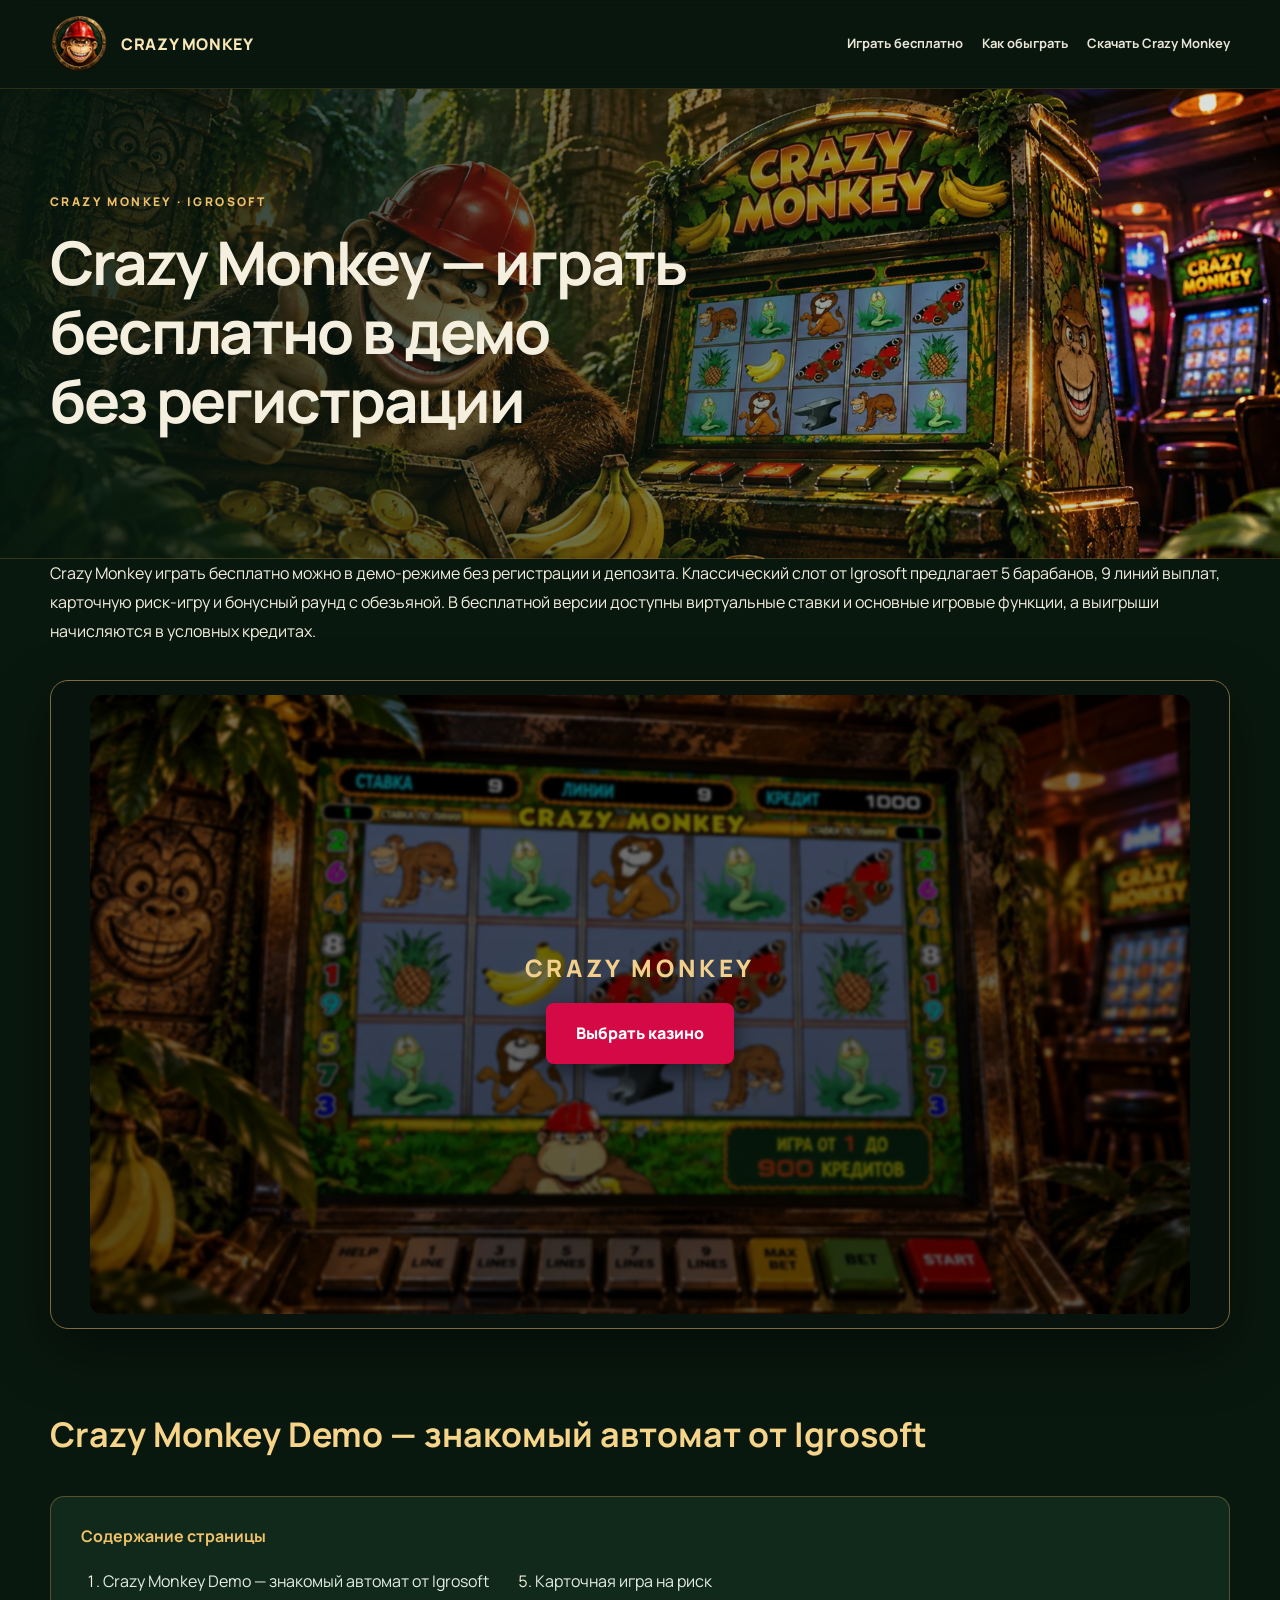
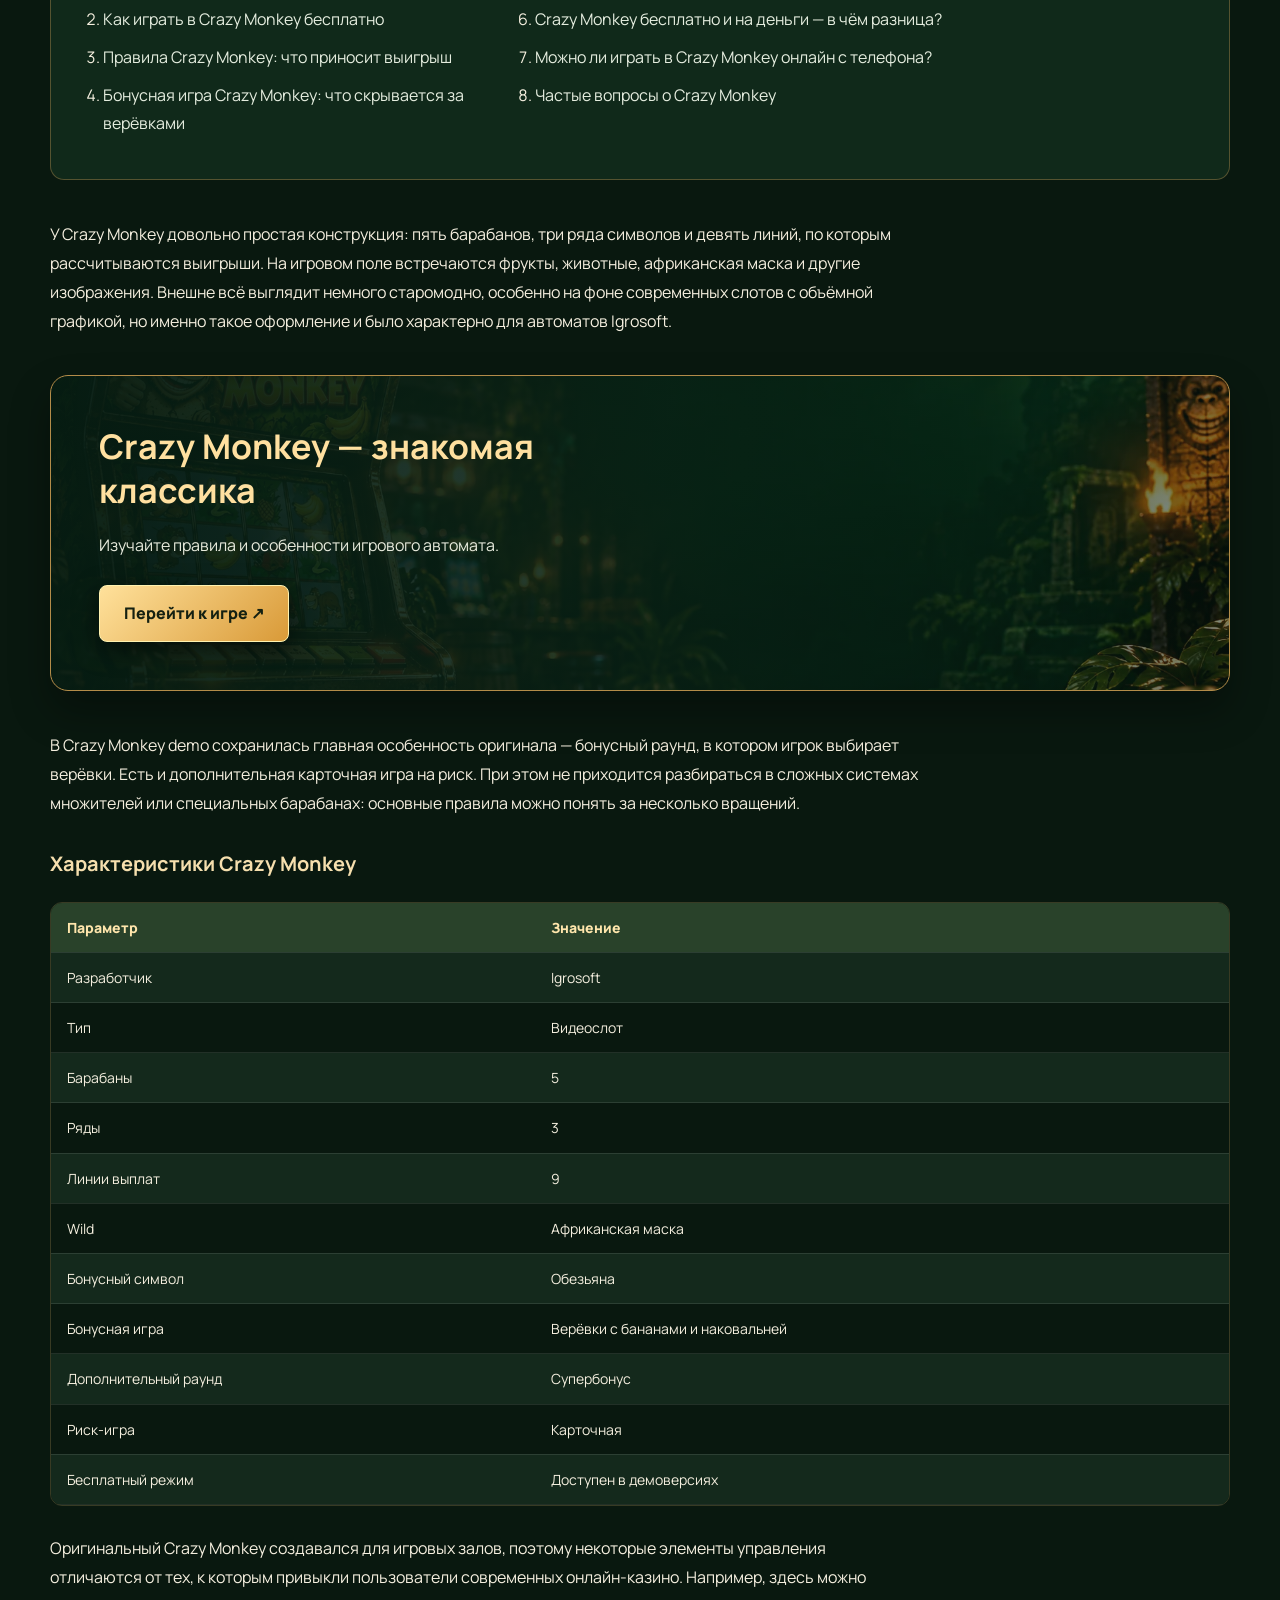
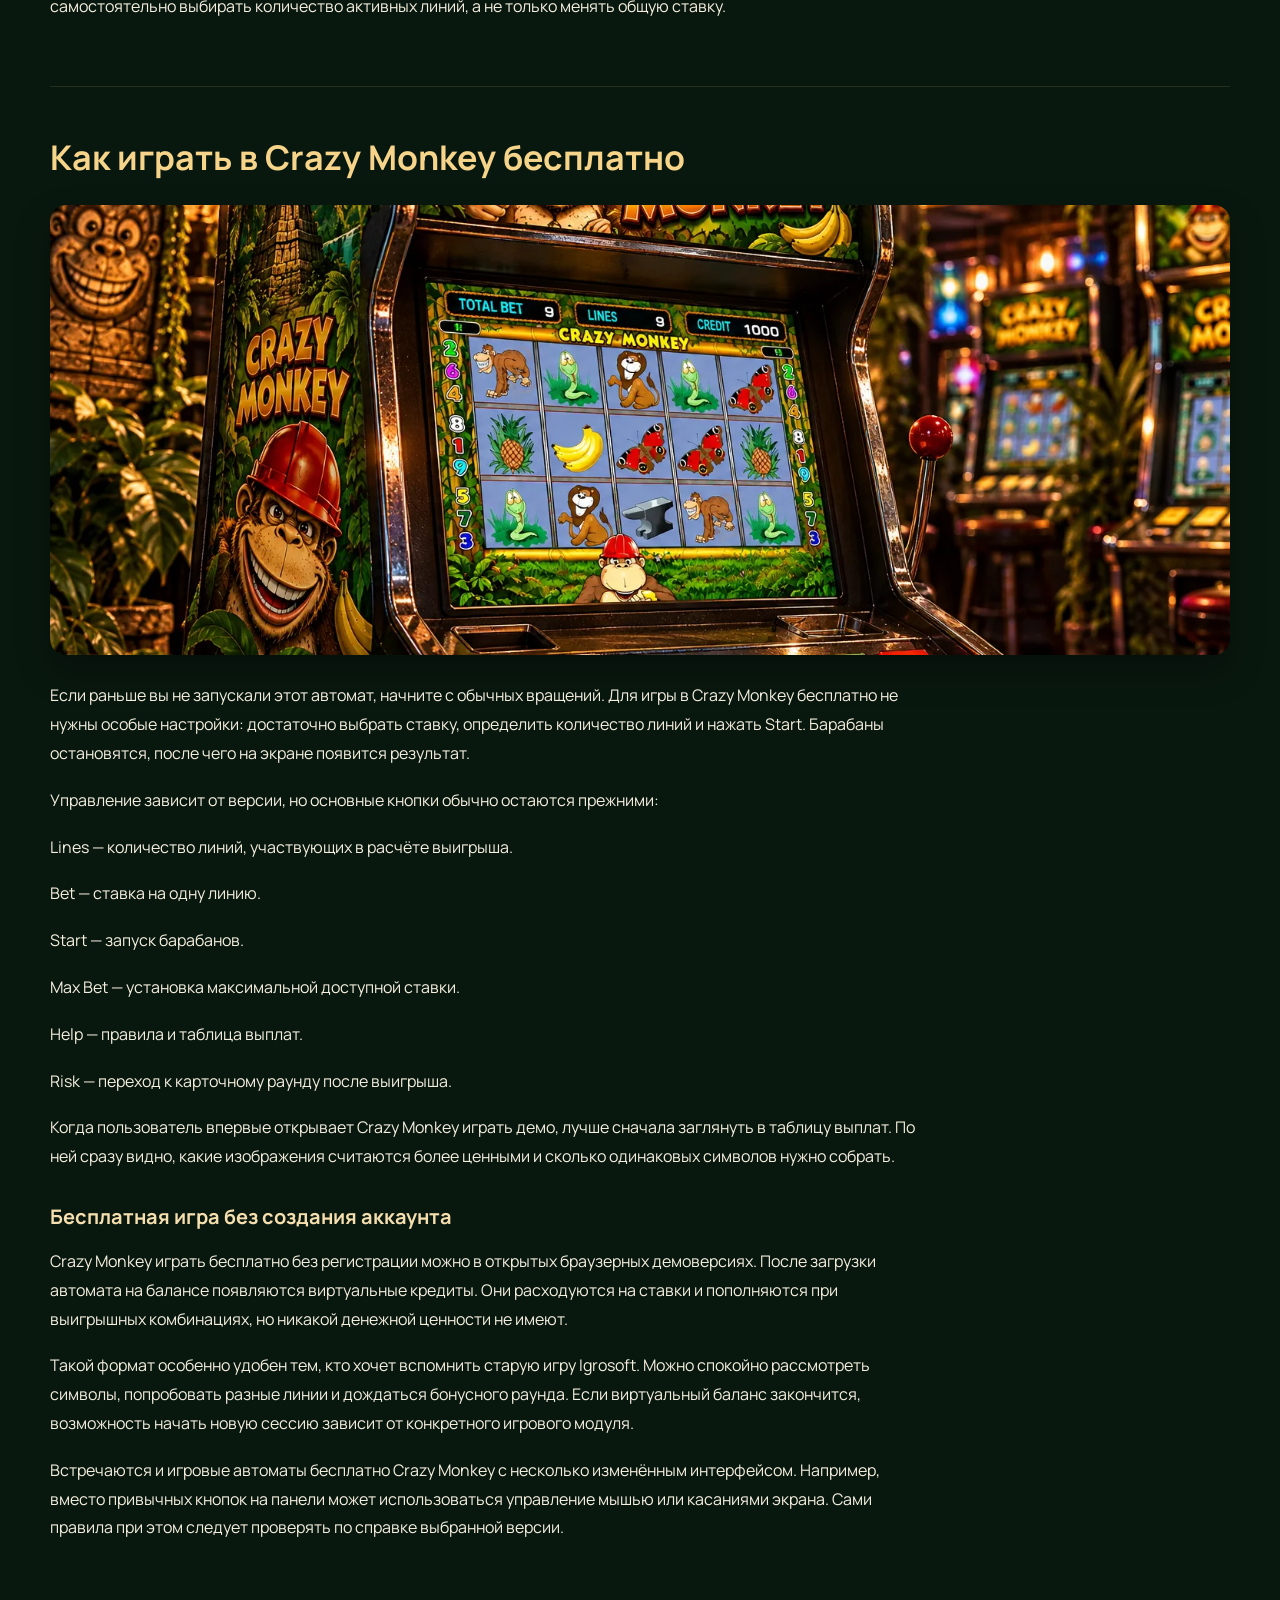
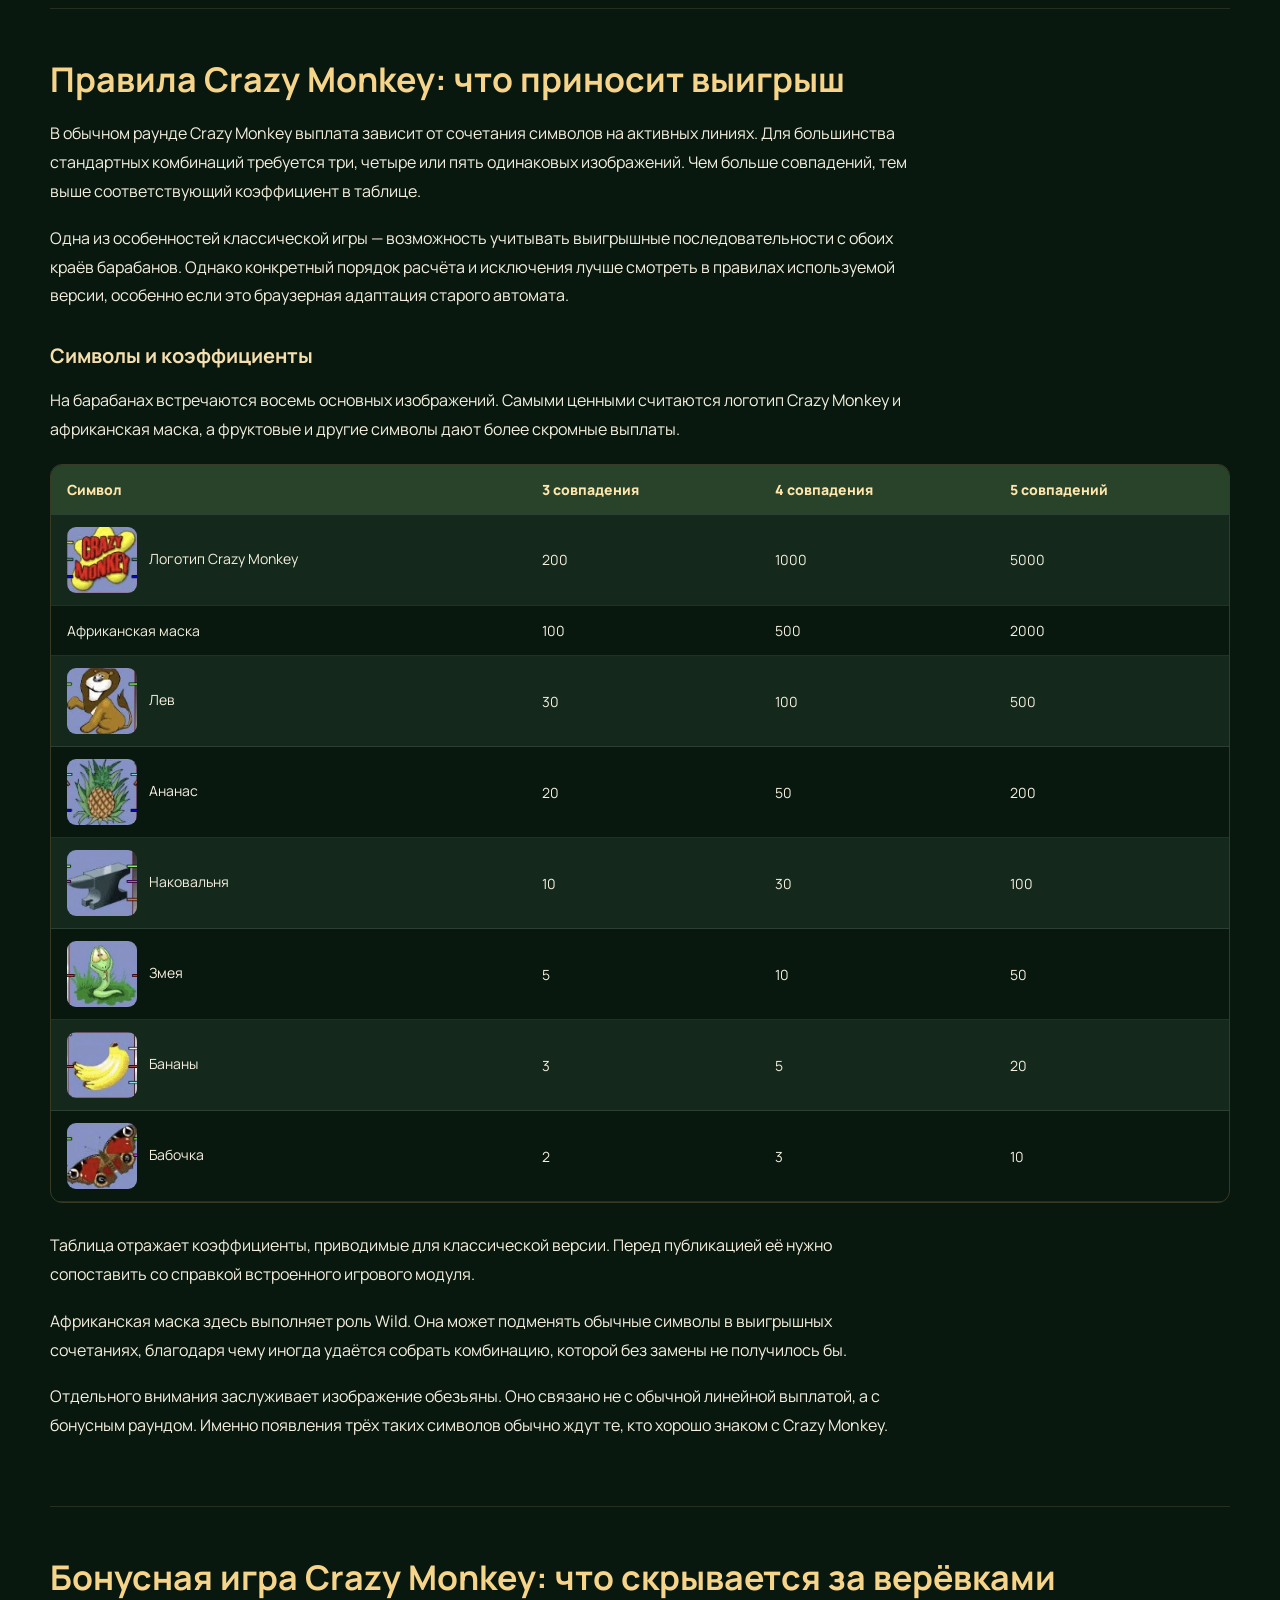
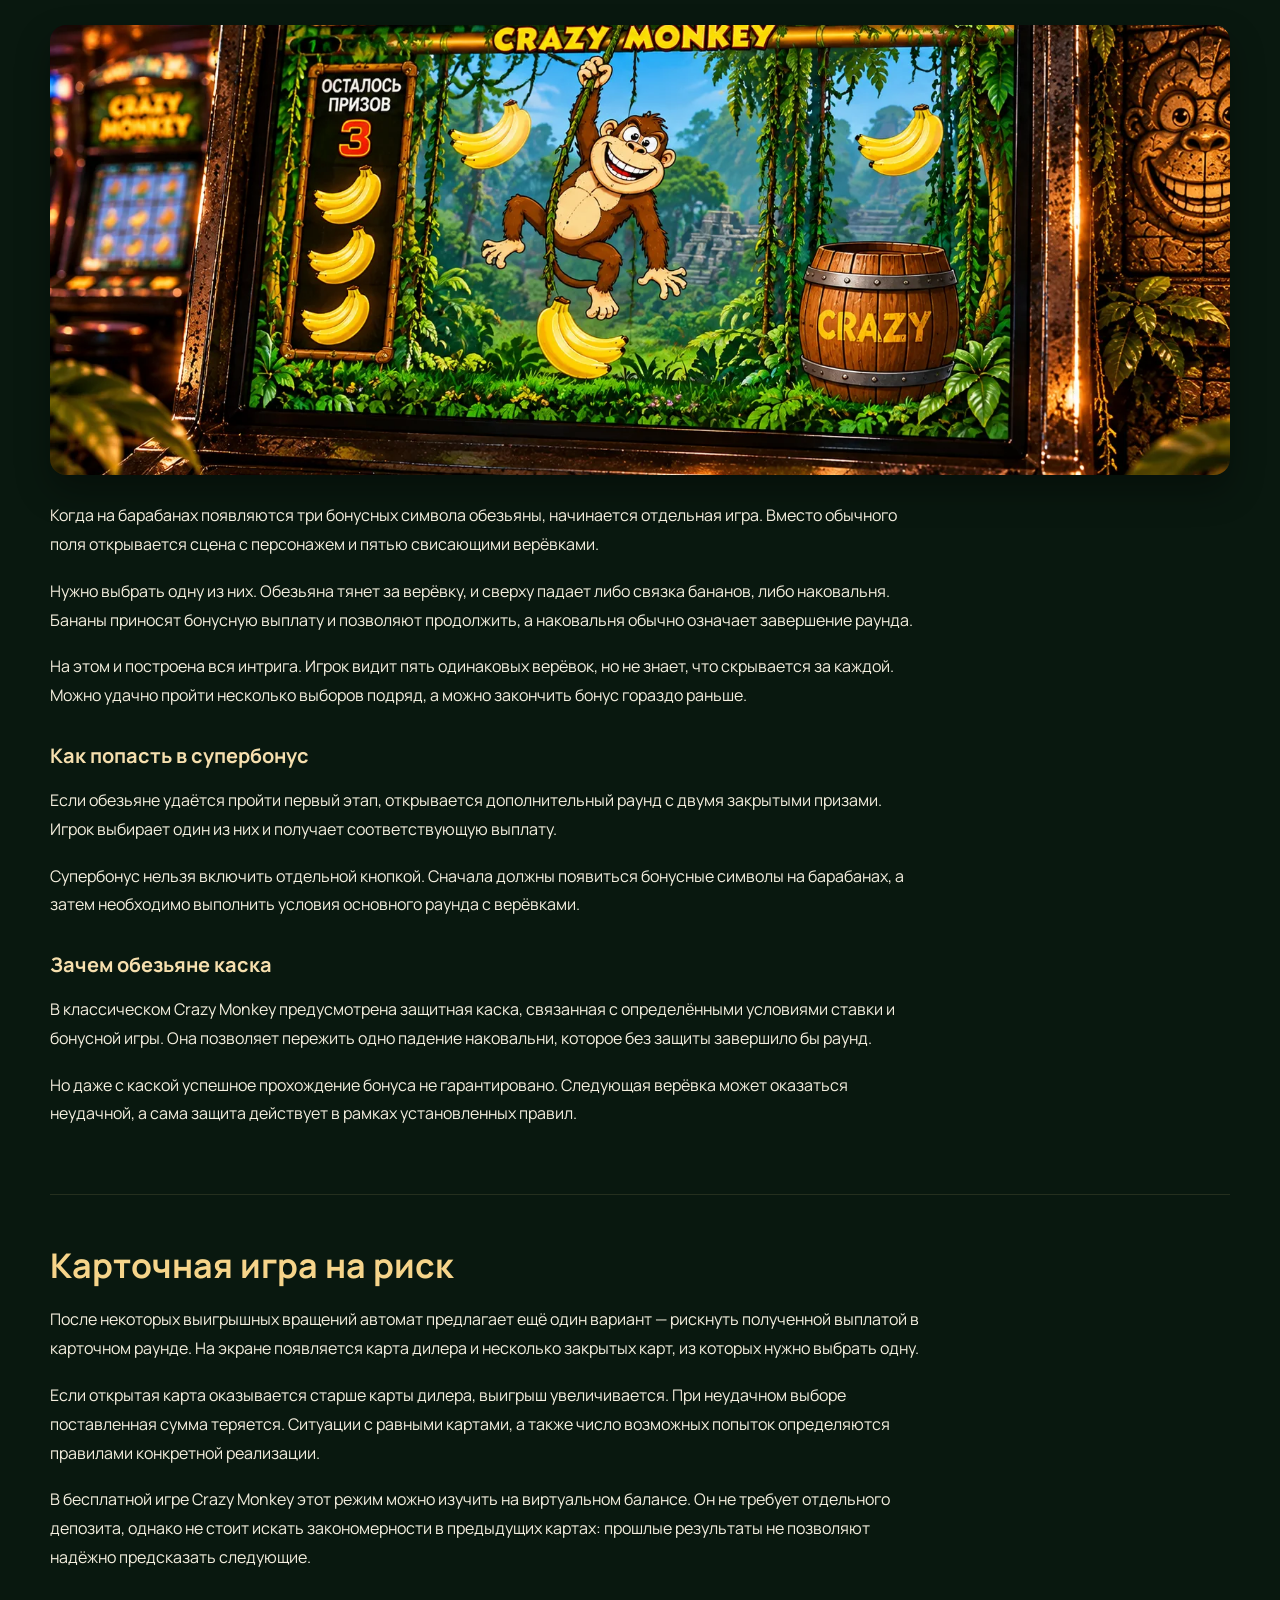
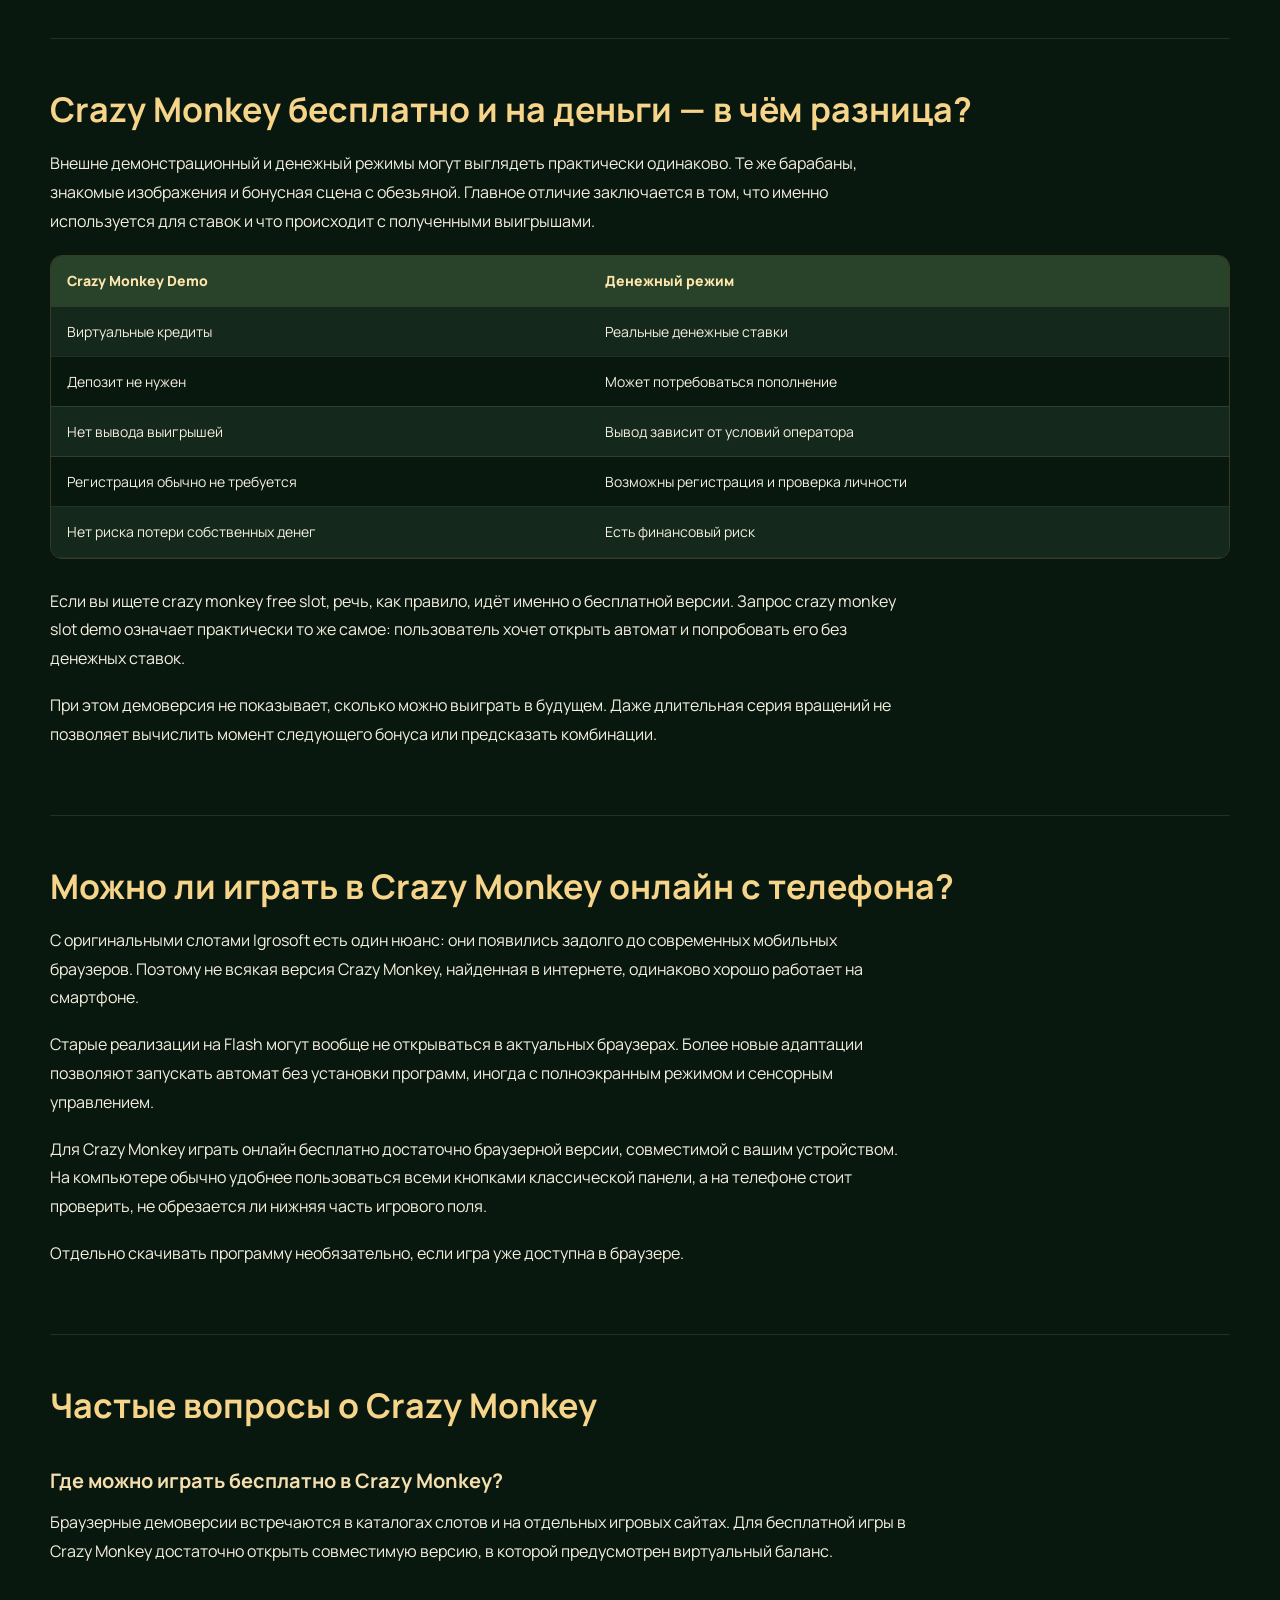
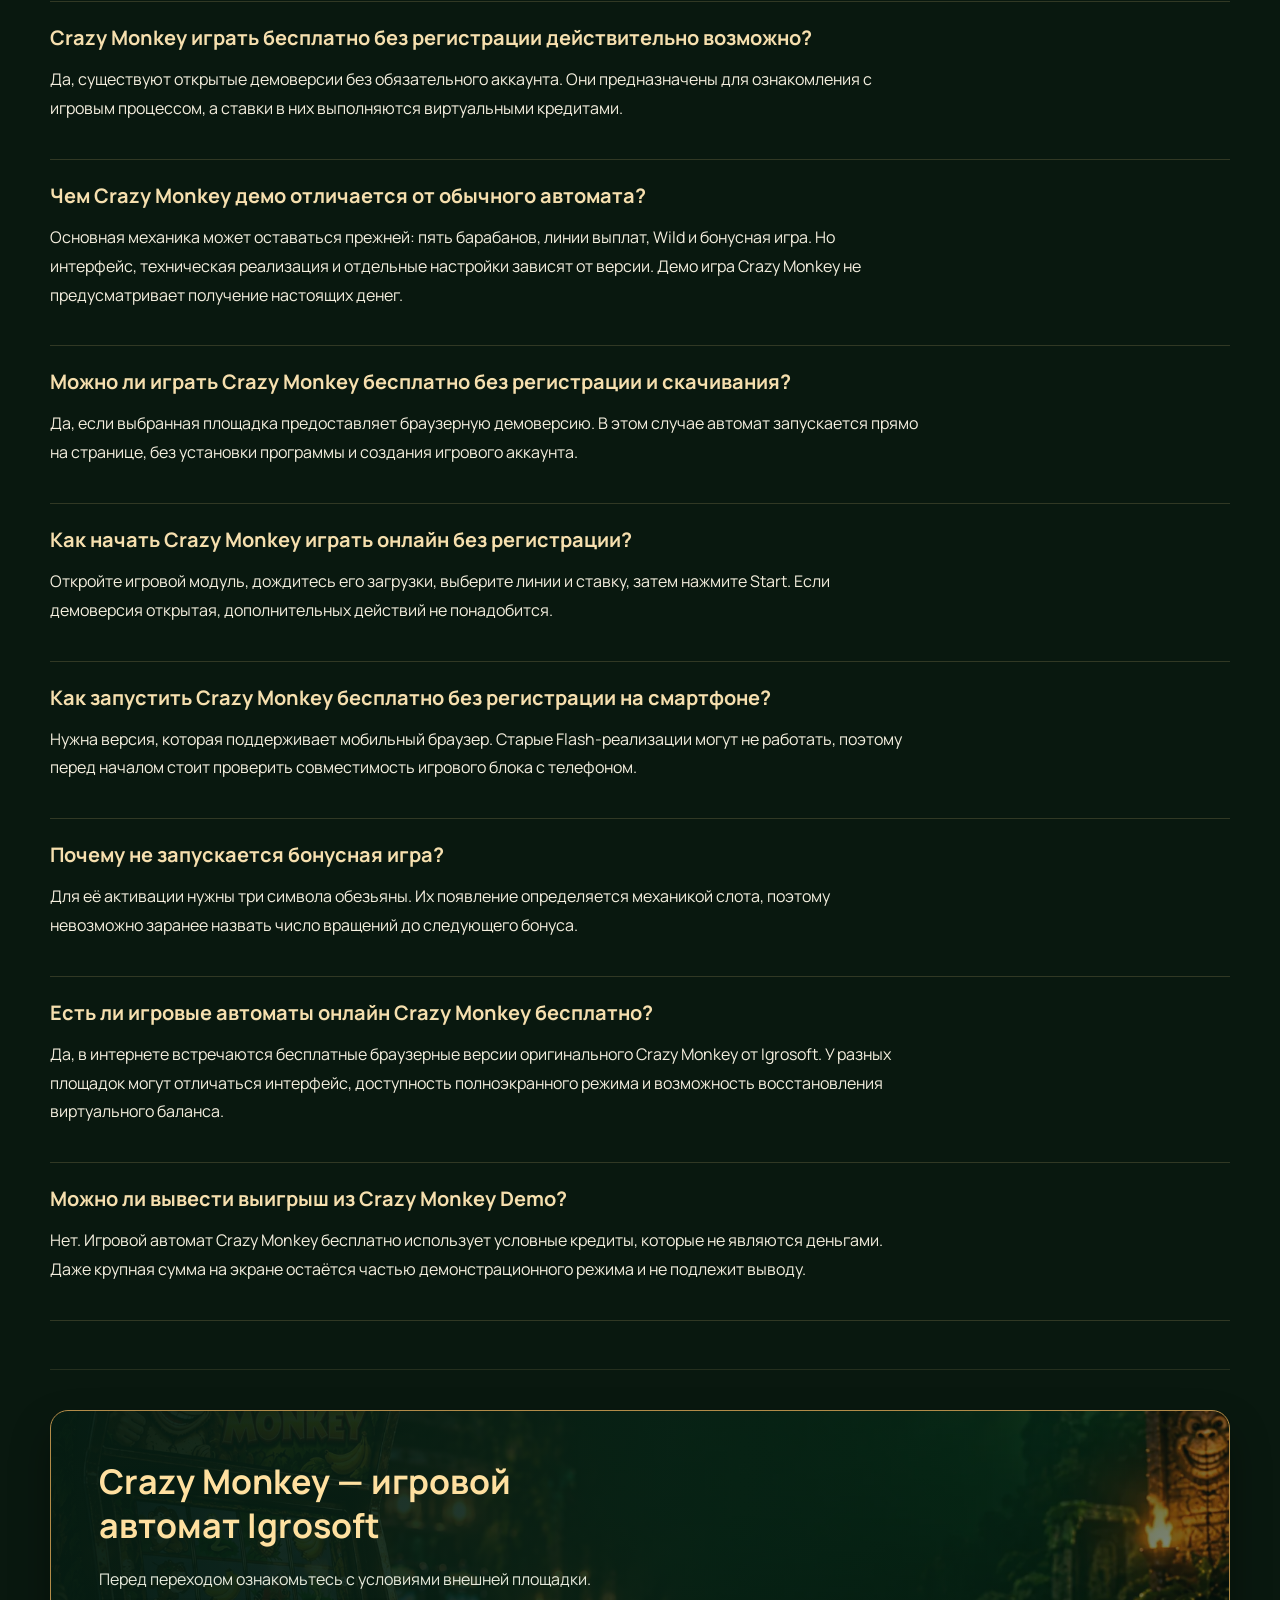
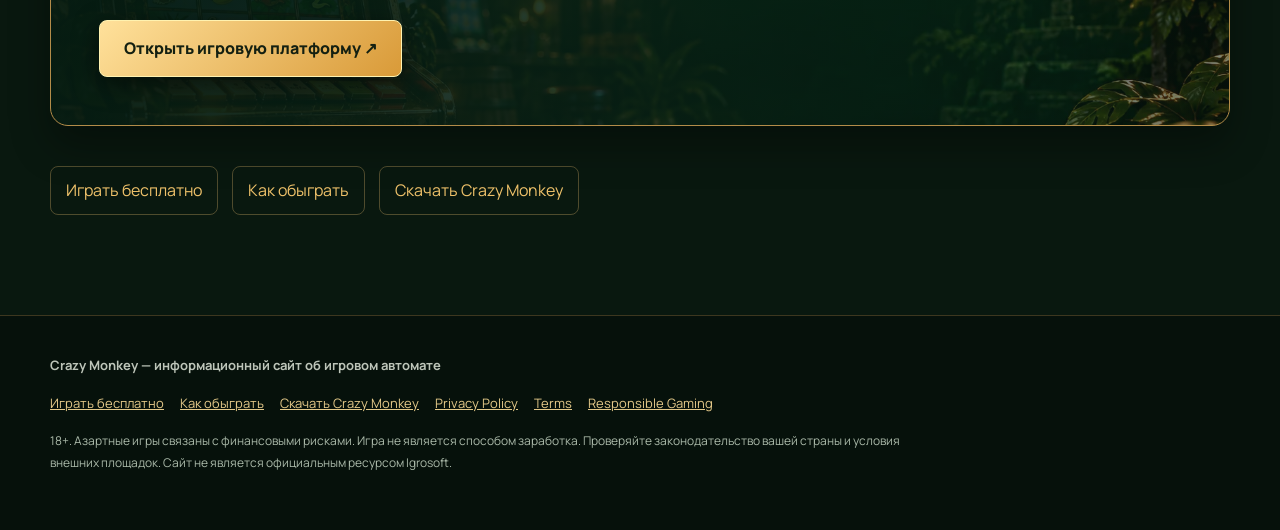
<file: index.html>
<!DOCTYPE html>

<html lang="ru"><head><meta charset="utf-8"/><meta content="width=device-width,initial-scale=1" name="viewport"/><title>Crazy Monkey Играть Демо в игровой автомат Обезьянки бесплатно</title><meta content="Сrazy Ьonkey играть бесплатно без регистрации. Игровой автомат Igrosoft. Сrazy Monkey играть демо без регистрации, изучайте правила, комбинации, бонусную игру и особенности слота." name="description"/><meta content="index,follow" name="robots"/><link href="https://endtimesproductions.org/" rel="canonical"/><meta content="article" property="og:type"/><meta content="Crazy Monkey Играть Демо в игровой автомат Обезьянки бесплатно" property="og:title"/><meta content="Сrazy Ьonkey играть бесплатно без регистрации. Игровой автомат Igrosoft. Сrazy Monkey играть демо без регистрации, изучайте правила, комбинации, бонусную игру и особенности слота." property="og:description"/><meta content="https://endtimesproductions.org/" property="og:url"/><meta content="https://endtimesproductions.org/assets/images/hero.webp" property="og:image"/><meta content="summary_large_image" name="twitter:card"/><meta content="UDtYqRdilJcPItxyEzFd1WDXwsDT5LrdAVppVTtHYyU" name="google-site-verification"/><link href="/favicon.png" rel="icon"/><link href="/assets/site.css" rel="stylesheet"/><script type="application/ld+json">{"@context": "https://schema.org", "@type": "FAQPage", "mainEntity": [{"@type": "Question", "name": "Где можно играть бесплатно в Crazy Monkey?", "acceptedAnswer": {"@type": "Answer", "text": "Браузерные демоверсии встречаются в каталогах слотов и на отдельных игровых сайтах. Для бесплатной игры в Crazy Monkey достаточно открыть совместимую версию, в которой предусмотрен виртуальный баланс."}}, {"@type": "Question", "name": "Crazy Monkey играть бесплатно без регистрации действительно возможно?", "acceptedAnswer": {"@type": "Answer", "text": "Да, существуют открытые демоверсии без обязательного аккаунта. Они предназначены для ознакомления с игровым процессом, а ставки в них выполняются виртуальными кредитами."}}, {"@type": "Question", "name": "Чем Crazy Monkey демо отличается от обычного автомата?", "acceptedAnswer": {"@type": "Answer", "text": "Основная механика может оставаться прежней: пять барабанов, линии выплат, Wild и бонусная игра. Но интерфейс, техническая реализация и отдельные настройки зависят от версии. Демо игра Crazy Monkey не предусматривает получение настоящих денег."}}, {"@type": "Question", "name": "Можно ли играть Crazy Monkey бесплатно без регистрации и скачивания?", "acceptedAnswer": {"@type": "Answer", "text": "Да, если выбранная площадка предоставляет браузерную демоверсию. В этом случае автомат запускается прямо на странице, без установки программы и создания игрового аккаунта."}}, {"@type": "Question", "name": "Как начать Crazy Monkey играть онлайн без регистрации?", "acceptedAnswer": {"@type": "Answer", "text": "Откройте игровой модуль, дождитесь его загрузки, выберите линии и ставку, затем нажмите Start. Если демоверсия открытая, дополнительных действий не понадобится."}}, {"@type": "Question", "name": "Как запустить Crazy Monkey бесплатно без регистрации на смартфоне?", "acceptedAnswer": {"@type": "Answer", "text": "Нужна версия, которая поддерживает мобильный браузер. Старые Flash-реализации могут не работать, поэтому перед началом стоит проверить совместимость игрового блока с телефоном."}}, {"@type": "Question", "name": "Почему не запускается бонусная игра?", "acceptedAnswer": {"@type": "Answer", "text": "Для её активации нужны три символа обезьяны. Их появление определяется механикой слота, поэтому невозможно заранее назвать число вращений до следующего бонуса."}}, {"@type": "Question", "name": "Есть ли игровые автоматы онлайн Crazy Monkey бесплатно?", "acceptedAnswer": {"@type": "Answer", "text": "Да, в интернете встречаются бесплатные браузерные версии оригинального Crazy Monkey от Igrosoft. У разных площадок могут отличаться интерфейс, доступность полноэкранного режима и возможность восстановления виртуального баланса."}}, {"@type": "Question", "name": "Можно ли вывести выигрыш из Crazy Monkey Demo?", "acceptedAnswer": {"@type": "Answer", "text": "Нет. Игровой автомат Crazy Monkey бесплатно использует условные кредиты, которые не являются деньгами. Даже крупная сумма на экране остаётся частью демонстрационного режима и не подлежит выводу."}}]}</script></head><body><header><div class="wrap head"><a class="brand" href="/"><img alt="Crazy Monkey" src="/assets/images/favicon.webp"/><span>CRAZY MONKEY</span></a><nav aria-label="Основная навигация" class="nav"><a href="/">Играть бесплатно</a><a href="/kak-obygrat-crazy-monkey/">Как обыграть</a><a href="/crazy-monkey-skachat/">Скачать Crazy Monkey</a></nav></div></header><main><div class="hero"><div class="wrap"><div class="eyebrow">Crazy Monkey · Igrosoft</div><h1>Crazy Monkey — играть бесплатно в демо без регистрации</h1></div></div><div class="wrap"><p>Crazy Monkey играть бесплатно можно в демо-режиме без регистрации и депозита. Классический слот от Igrosoft предлагает 5 барабанов, 9 линий выплат, карточную риск-игру и бонусный раунд с обезьяной. В бесплатной версии доступны виртуальные ставки и основные игровые функции, а выигрыши начисляются в условных кредитах.</p><div class="demo demo-stage" id="crazy-monkey-demo"><div class="demo-machine"><img alt="Игровое поле Crazy Monkey с барабанами и символами" src="/assets/images/gameplay.webp"/><div class="demo-shade"><div class="demo-actions"><span class="demo-label">CRAZY MONKEY</span><a class="cta-btn" href="/go/" rel="nofollow sponsored">Выбрать казино</a></div></div></div></div><section class="section" id="section-1"><h2>Crazy Monkey Demo — знакомый автомат от Igrosoft</h2><nav aria-label="Содержание" class="toc"><strong>Содержание страницы</strong><ol><li><a href="#section-1">Crazy Monkey Demo — знакомый автомат от Igrosoft</a></li><li><a href="#section-2">Как играть в Crazy Monkey бесплатно</a></li><li><a href="#section-3">Правила Crazy Monkey: что приносит выигрыш</a></li><li><a href="#section-4">Бонусная игра Crazy Monkey: что скрывается за верёвками</a></li><li><a href="#section-5">Карточная игра на риск</a></li><li><a href="#section-6">Crazy Monkey бесплатно и на деньги — в чём разница?</a></li><li><a href="#section-7">Можно ли играть в Crazy Monkey онлайн с телефона?</a></li><li><a href="#section-8">Частые вопросы о Crazy Monkey</a></li></ol></nav><p>У Crazy Monkey довольно простая конструкция: пять барабанов, три ряда символов и девять линий, по которым рассчитываются выигрыши. На игровом поле встречаются фрукты, животные, африканская маска и другие изображения. Внешне всё выглядит немного старомодно, особенно на фоне современных слотов с объёмной графикой, но именно такое оформление и было характерно для автоматов Igrosoft.</p><div class="promo"><h2>Crazy Monkey — знакомая классика</h2><p>Изучайте правила и особенности игрового автомата.</p><a class="cta-btn" href="/go/" rel="nofollow sponsored">Перейти к игре ↗</a></div><p>В Crazy Monkey demo сохранилась главная особенность оригинала — бонусный раунд, в котором игрок выбирает верёвки. Есть и дополнительная карточная игра на риск. При этом не приходится разбираться в сложных системах множителей или специальных барабанах: основные правила можно понять за несколько вращений.</p><h3>Характеристики Crazy Monkey</h3><div class="table-scroll"><table><tr><td>Параметр</td><td>Значение</td></tr><tr><td>Разработчик</td><td>Igrosoft</td></tr><tr><td>Тип</td><td>Видеослот</td></tr><tr><td>Барабаны</td><td>5</td></tr><tr><td>Ряды</td><td>3</td></tr><tr><td>Линии выплат</td><td>9</td></tr><tr><td>Wild</td><td>Африканская маска</td></tr><tr><td>Бонусный символ</td><td>Обезьяна</td></tr><tr><td>Бонусная игра</td><td>Верёвки с бананами и наковальней</td></tr><tr><td>Дополнительный раунд</td><td>Супербонус</td></tr><tr><td>Риск-игра</td><td>Карточная</td></tr><tr><td>Бесплатный режим</td><td>Доступен в демоверсиях</td></tr></table></div><p>Оригинальный Crazy Monkey создавался для игровых залов, поэтому некоторые элементы управления отличаются от тех, к которым привыкли пользователи современных онлайн-казино. Например, здесь можно самостоятельно выбирать количество активных линий, а не только менять общую ставку.</p></section><section class="section" id="section-2"><h2>Как играть в Crazy Monkey бесплатно</h2><img alt="Crazy Monkey — Как играть в Crazy Monkey бесплатно" class="media" loading="lazy" src="/assets/images/cabinet.webp"/><p>Если раньше вы не запускали этот автомат, начните с обычных вращений. Для игры в Crazy Monkey бесплатно не нужны особые настройки: достаточно выбрать ставку, определить количество линий и нажать Start. Барабаны остановятся, после чего на экране появится результат.</p><p>Управление зависит от версии, но основные кнопки обычно остаются прежними:</p><p>Lines — количество линий, участвующих в расчёте выигрыша.</p><p>Bet — ставка на одну линию.</p><p>Start — запуск барабанов.</p><p>Max Bet — установка максимальной доступной ставки.</p><p>Help — правила и таблица выплат.</p><p>Risk — переход к карточному раунду после выигрыша.</p><p>Когда пользователь впервые открывает Crazy Monkey играть демо, лучше сначала заглянуть в таблицу выплат. По ней сразу видно, какие изображения считаются более ценными и сколько одинаковых символов нужно собрать.</p><h3>Бесплатная игра без создания аккаунта</h3><p>Crazy Monkey играть бесплатно без регистрации можно в открытых браузерных демоверсиях. После загрузки автомата на балансе появляются виртуальные кредиты. Они расходуются на ставки и пополняются при выигрышных комбинациях, но никакой денежной ценности не имеют.</p><p>Такой формат особенно удобен тем, кто хочет вспомнить старую игру Igrosoft. Можно спокойно рассмотреть символы, попробовать разные линии и дождаться бонусного раунда. Если виртуальный баланс закончится, возможность начать новую сессию зависит от конкретного игрового модуля.</p><p>Встречаются и игровые автоматы бесплатно Crazy Monkey с несколько изменённым интерфейсом. Например, вместо привычных кнопок на панели может использоваться управление мышью или касаниями экрана. Сами правила при этом следует проверять по справке выбранной версии.</p></section><section class="section" id="section-3"><h2>Правила Crazy Monkey: что приносит выигрыш</h2><p>В обычном раунде Crazy Monkey выплата зависит от сочетания символов на активных линиях. Для большинства стандартных комбинаций требуется три, четыре или пять одинаковых изображений. Чем больше совпадений, тем выше соответствующий коэффициент в таблице.</p><p>Одна из особенностей классической игры — возможность учитывать выигрышные последовательности с обоих краёв барабанов. Однако конкретный порядок расчёта и исключения лучше смотреть в правилах используемой версии, особенно если это браузерная адаптация старого автомата.</p><h3>Символы и коэффициенты</h3><p>На барабанах встречаются восемь основных изображений. Самыми ценными считаются логотип Crazy Monkey и африканская маска, а фруктовые и другие символы дают более скромные выплаты.</p><div class="table-scroll"><table><tr><td>Символ</td><td>3 совпадения</td><td>4 совпадения</td><td>5 совпадений</td></tr><tr><td><img alt="Логотип Crazy Monkey — символ игрового автомата Igrosoft" class="symbol-thumb" loading="lazy" src="/assets/images/symbols/logo.webp"/>Логотип Crazy Monkey</td><td>200</td><td>1000</td><td>5000</td></tr><tr><td>Африканская маска</td><td>100</td><td>500</td><td>2000</td></tr><tr><td><img alt="Лев — оригинальный символ игрового автомата Crazy Monkey Igrosoft" class="symbol-thumb" loading="lazy" src="/assets/images/symbols/lion.webp"/>Лев</td><td>30</td><td>100</td><td>500</td></tr><tr><td><img alt="Ананас — символ слота Crazy Monkey" class="symbol-thumb" loading="lazy" src="/assets/images/symbols/pineapple.webp"/>Ананас</td><td>20</td><td>50</td><td>200</td></tr><tr><td><img alt="Наковальня — символ слота Crazy Monkey" class="symbol-thumb" loading="lazy" src="/assets/images/symbols/anvil.webp"/>Наковальня</td><td>10</td><td>30</td><td>100</td></tr><tr><td><img alt="Змея — символ слота Crazy Monkey" class="symbol-thumb" loading="lazy" src="/assets/images/symbols/snake.webp"/>Змея</td><td>5</td><td>10</td><td>50</td></tr><tr><td><img alt="Бананы — символ слота Crazy Monkey" class="symbol-thumb" loading="lazy" src="/assets/images/symbols/bananas.webp"/>Бананы</td><td>3</td><td>5</td><td>20</td></tr><tr><td><img alt="Бабочка — символ слота Crazy Monkey" class="symbol-thumb" loading="lazy" src="/assets/images/symbols/butterfly.webp"/>Бабочка</td><td>2</td><td>3</td><td>10</td></tr></table></div><p>Таблица отражает коэффициенты, приводимые для классической версии. Перед публикацией её нужно сопоставить со справкой встроенного игрового модуля.</p><p>Африканская маска здесь выполняет роль Wild. Она может подменять обычные символы в выигрышных сочетаниях, благодаря чему иногда удаётся собрать комбинацию, которой без замены не получилось бы.</p><p>Отдельного внимания заслуживает изображение обезьяны. Оно связано не с обычной линейной выплатой, а с бонусным раундом. Именно появления трёх таких символов обычно ждут те, кто хорошо знаком с Crazy Monkey.</p></section><section class="section" id="section-4"><h2>Бонусная игра Crazy Monkey: что скрывается за верёвками</h2><img alt="Crazy Monkey — Бонусная игра Crazy Monkey: что скрывается за верёвками" class="media" loading="lazy" src="/assets/images/bonus.webp"/><p>Когда на барабанах появляются три бонусных символа обезьяны, начинается отдельная игра. Вместо обычного поля открывается сцена с персонажем и пятью свисающими верёвками.</p><p>Нужно выбрать одну из них. Обезьяна тянет за верёвку, и сверху падает либо связка бананов, либо наковальня. Бананы приносят бонусную выплату и позволяют продолжить, а наковальня обычно означает завершение раунда.</p><p>На этом и построена вся интрига. Игрок видит пять одинаковых верёвок, но не знает, что скрывается за каждой. Можно удачно пройти несколько выборов подряд, а можно закончить бонус гораздо раньше.</p><h3>Как попасть в супербонус</h3><p>Если обезьяне удаётся пройти первый этап, открывается дополнительный раунд с двумя закрытыми призами. Игрок выбирает один из них и получает соответствующую выплату.</p><p>Супербонус нельзя включить отдельной кнопкой. Сначала должны появиться бонусные символы на барабанах, а затем необходимо выполнить условия основного раунда с верёвками.</p><h3>Зачем обезьяне каска</h3><p>В классическом Crazy Monkey предусмотрена защитная каска, связанная с определёнными условиями ставки и бонусной игры. Она позволяет пережить одно падение наковальни, которое без защиты завершило бы раунд.</p><p>Но даже с каской успешное прохождение бонуса не гарантировано. Следующая верёвка может оказаться неудачной, а сама защита действует в рамках установленных правил.</p></section><section class="section" id="section-5"><h2>Карточная игра на риск</h2><p>После некоторых выигрышных вращений автомат предлагает ещё один вариант — рискнуть полученной выплатой в карточном раунде. На экране появляется карта дилера и несколько закрытых карт, из которых нужно выбрать одну.</p><p>Если открытая карта оказывается старше карты дилера, выигрыш увеличивается. При неудачном выборе поставленная сумма теряется. Ситуации с равными картами, а также число возможных попыток определяются правилами конкретной реализации.</p><p>В бесплатной игре Crazy Monkey этот режим можно изучить на виртуальном балансе. Он не требует отдельного депозита, однако не стоит искать закономерности в предыдущих картах: прошлые результаты не позволяют надёжно предсказать следующие.</p></section><section class="section" id="section-6"><h2>Crazy Monkey бесплатно и на деньги — в чём разница?</h2><p>Внешне демонстрационный и денежный режимы могут выглядеть практически одинаково. Те же барабаны, знакомые изображения и бонусная сцена с обезьяной. Главное отличие заключается в том, что именно используется для ставок и что происходит с полученными выигрышами.</p><div class="table-scroll"><table><tr><td>Crazy Monkey Demo</td><td>Денежный режим</td></tr><tr><td>Виртуальные кредиты</td><td>Реальные денежные ставки</td></tr><tr><td>Депозит не нужен</td><td>Может потребоваться пополнение</td></tr><tr><td>Нет вывода выигрышей</td><td>Вывод зависит от условий оператора</td></tr><tr><td>Регистрация обычно не требуется</td><td>Возможны регистрация и проверка личности</td></tr><tr><td>Нет риска потери собственных денег</td><td>Есть финансовый риск</td></tr></table></div><p>Если вы ищете crazy monkey free slot, речь, как правило, идёт именно о бесплатной версии. Запрос crazy monkey slot demo означает практически то же самое: пользователь хочет открыть автомат и попробовать его без денежных ставок.</p><p>При этом демоверсия не показывает, сколько можно выиграть в будущем. Даже длительная серия вращений не позволяет вычислить момент следующего бонуса или предсказать комбинации.</p></section><section class="section" id="section-7"><h2>Можно ли играть в Crazy Monkey онлайн с телефона?</h2><p>С оригинальными слотами Igrosoft есть один нюанс: они появились задолго до современных мобильных браузеров. Поэтому не всякая версия Crazy Monkey, найденная в интернете, одинаково хорошо работает на смартфоне.</p><p>Старые реализации на Flash могут вообще не открываться в актуальных браузерах. Более новые адаптации позволяют запускать автомат без установки программ, иногда с полноэкранным режимом и сенсорным управлением.</p><p>Для Crazy Monkey играть онлайн бесплатно достаточно браузерной версии, совместимой с вашим устройством. На компьютере обычно удобнее пользоваться всеми кнопками классической панели, а на телефоне стоит проверить, не обрезается ли нижняя часть игрового поля.</p><p>Отдельно скачивать программу необязательно, если игра уже доступна в браузере.</p></section><section class="section" id="section-8"><h2>Частые вопросы о Crazy Monkey</h2><div class="faq-item"><h3>Где можно играть бесплатно в Crazy Monkey?</h3><p>Браузерные демоверсии встречаются в каталогах слотов и на отдельных игровых сайтах. Для бесплатной игры в Crazy Monkey достаточно открыть совместимую версию, в которой предусмотрен виртуальный баланс.</p></div><div class="faq-item"><h3>Crazy Monkey играть бесплатно без регистрации действительно возможно?</h3><p>Да, существуют открытые демоверсии без обязательного аккаунта. Они предназначены для ознакомления с игровым процессом, а ставки в них выполняются виртуальными кредитами.</p></div><div class="faq-item"><h3>Чем Crazy Monkey демо отличается от обычного автомата?</h3><p>Основная механика может оставаться прежней: пять барабанов, линии выплат, Wild и бонусная игра. Но интерфейс, техническая реализация и отдельные настройки зависят от версии. Демо игра Crazy Monkey не предусматривает получение настоящих денег.</p></div><div class="faq-item"><h3>Можно ли играть Crazy Monkey бесплатно без регистрации и скачивания?</h3><p>Да, если выбранная площадка предоставляет браузерную демоверсию. В этом случае автомат запускается прямо на странице, без установки программы и создания игрового аккаунта.</p></div><div class="faq-item"><h3>Как начать Crazy Monkey играть онлайн без регистрации?</h3><p>Откройте игровой модуль, дождитесь его загрузки, выберите линии и ставку, затем нажмите Start. Если демоверсия открытая, дополнительных действий не понадобится.</p></div><div class="faq-item"><h3>Как запустить Crazy Monkey бесплатно без регистрации на смартфоне?</h3><p>Нужна версия, которая поддерживает мобильный браузер. Старые Flash-реализации могут не работать, поэтому перед началом стоит проверить совместимость игрового блока с телефоном.</p></div><div class="faq-item"><h3>Почему не запускается бонусная игра?</h3><p>Для её активации нужны три символа обезьяны. Их появление определяется механикой слота, поэтому невозможно заранее назвать число вращений до следующего бонуса.</p></div><div class="faq-item"><h3>Есть ли игровые автоматы онлайн Crazy Monkey бесплатно?</h3><p>Да, в интернете встречаются бесплатные браузерные версии оригинального Crazy Monkey от Igrosoft. У разных площадок могут отличаться интерфейс, доступность полноэкранного режима и возможность восстановления виртуального баланса.</p></div><div class="faq-item"><h3>Можно ли вывести выигрыш из Crazy Monkey Demo?</h3><p>Нет. Игровой автомат Crazy Monkey бесплатно использует условные кредиты, которые не являются деньгами. Даже крупная сумма на экране остаётся частью демонстрационного режима и не подлежит выводу.</p></div></section><div class="promo"><h2>Crazy Monkey — игровой автомат Igrosoft</h2><p>Перед переходом ознакомьтесь с условиями внешней площадки.</p><a class="cta-btn" href="/go/" rel="nofollow sponsored">Открыть игровую платформу ↗</a></div><nav aria-label="Другие страницы" class="article-links"><a href="/">Играть бесплатно</a><a href="/kak-obygrat-crazy-monkey/">Как обыграть</a><a href="/crazy-monkey-skachat/">Скачать Crazy Monkey</a></nav></div></main><footer><div class="wrap"><strong>Crazy Monkey — информационный сайт об игровом автомате</strong><nav class="footlinks"><a href="/">Играть бесплатно</a><a href="/kak-obygrat-crazy-monkey/">Как обыграть</a><a href="/crazy-monkey-skachat/">Скачать Crazy Monkey</a><a href="/privacy-policy/">Privacy Policy</a><a href="/terms/">Terms</a><a href="/responsible-gaming/">Responsible Gaming</a></nav><p class="responsible">18+. Азартные игры связаны с финансовыми рисками. Игра не является способом заработка. Проверяйте законодательство вашей страны и условия внешних площадок. Сайт не является официальным ресурсом Igrosoft.</p></div></footer></body></html>
</file>
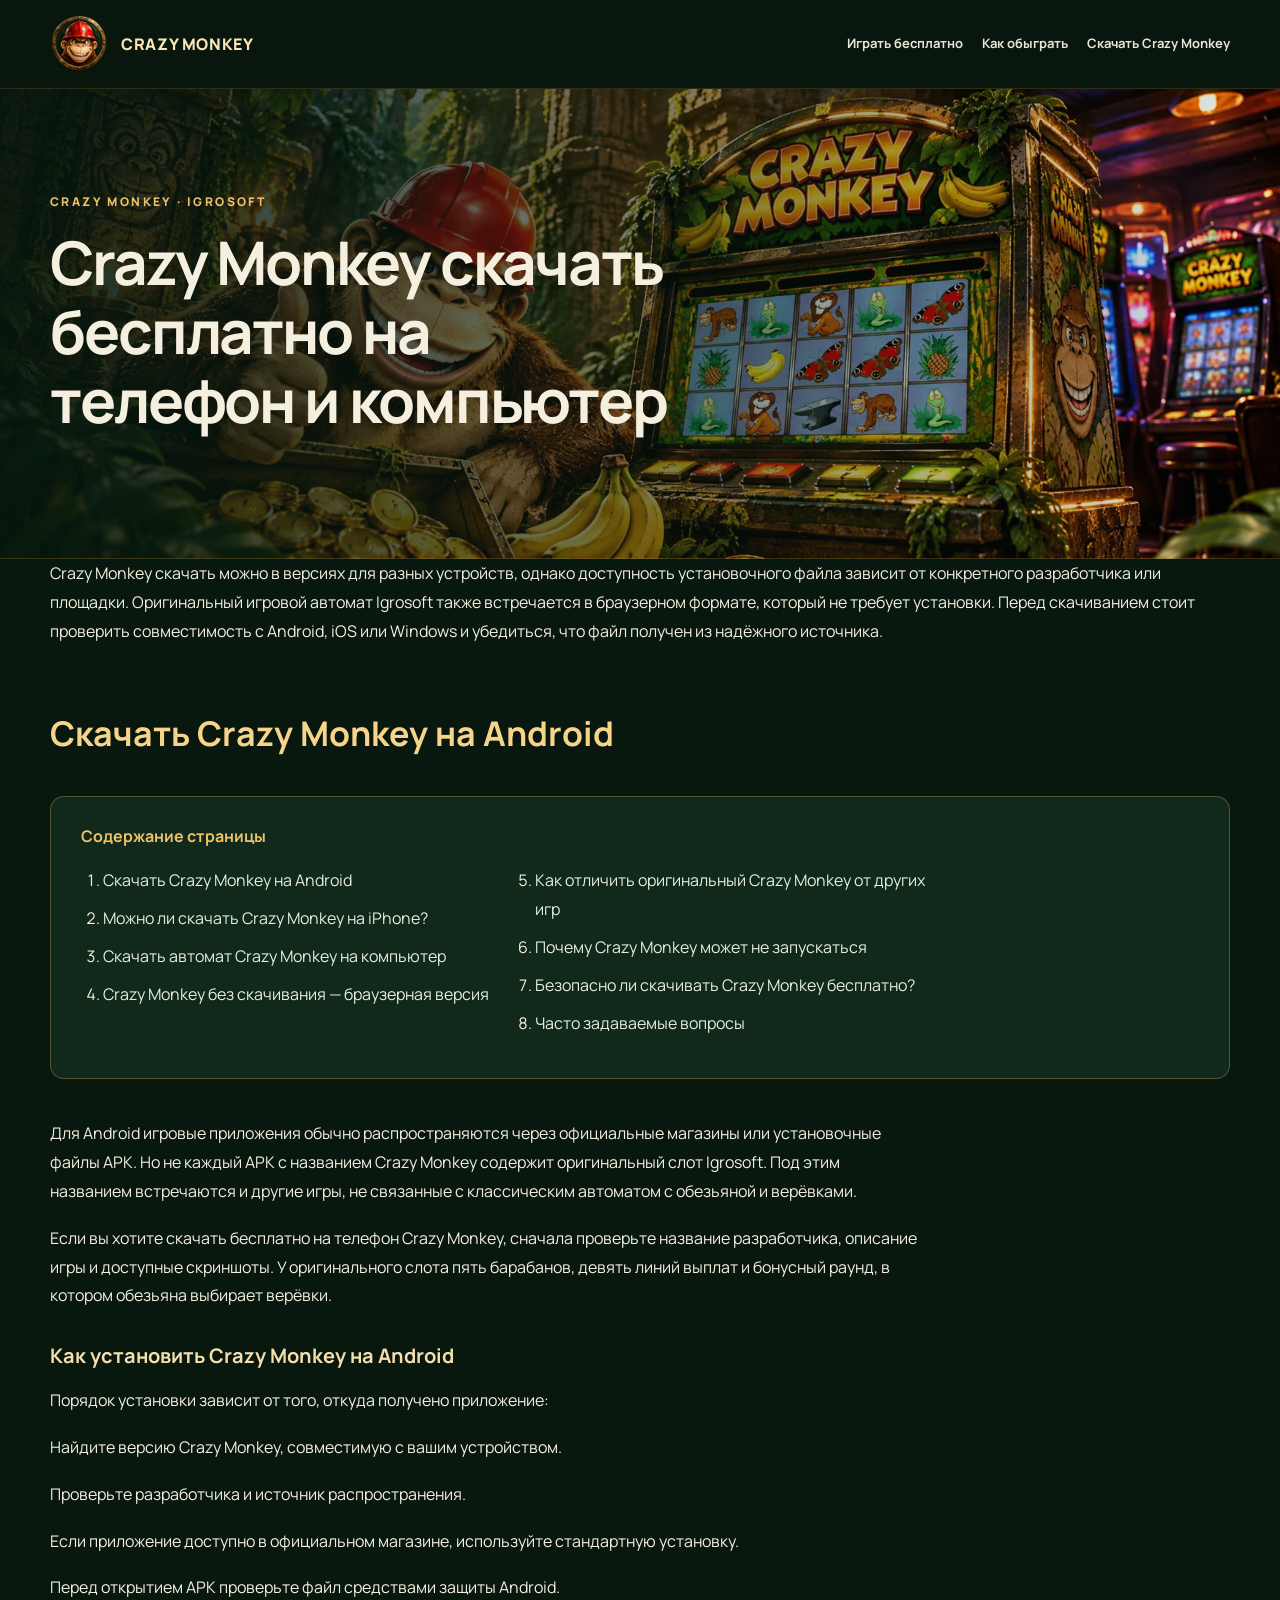
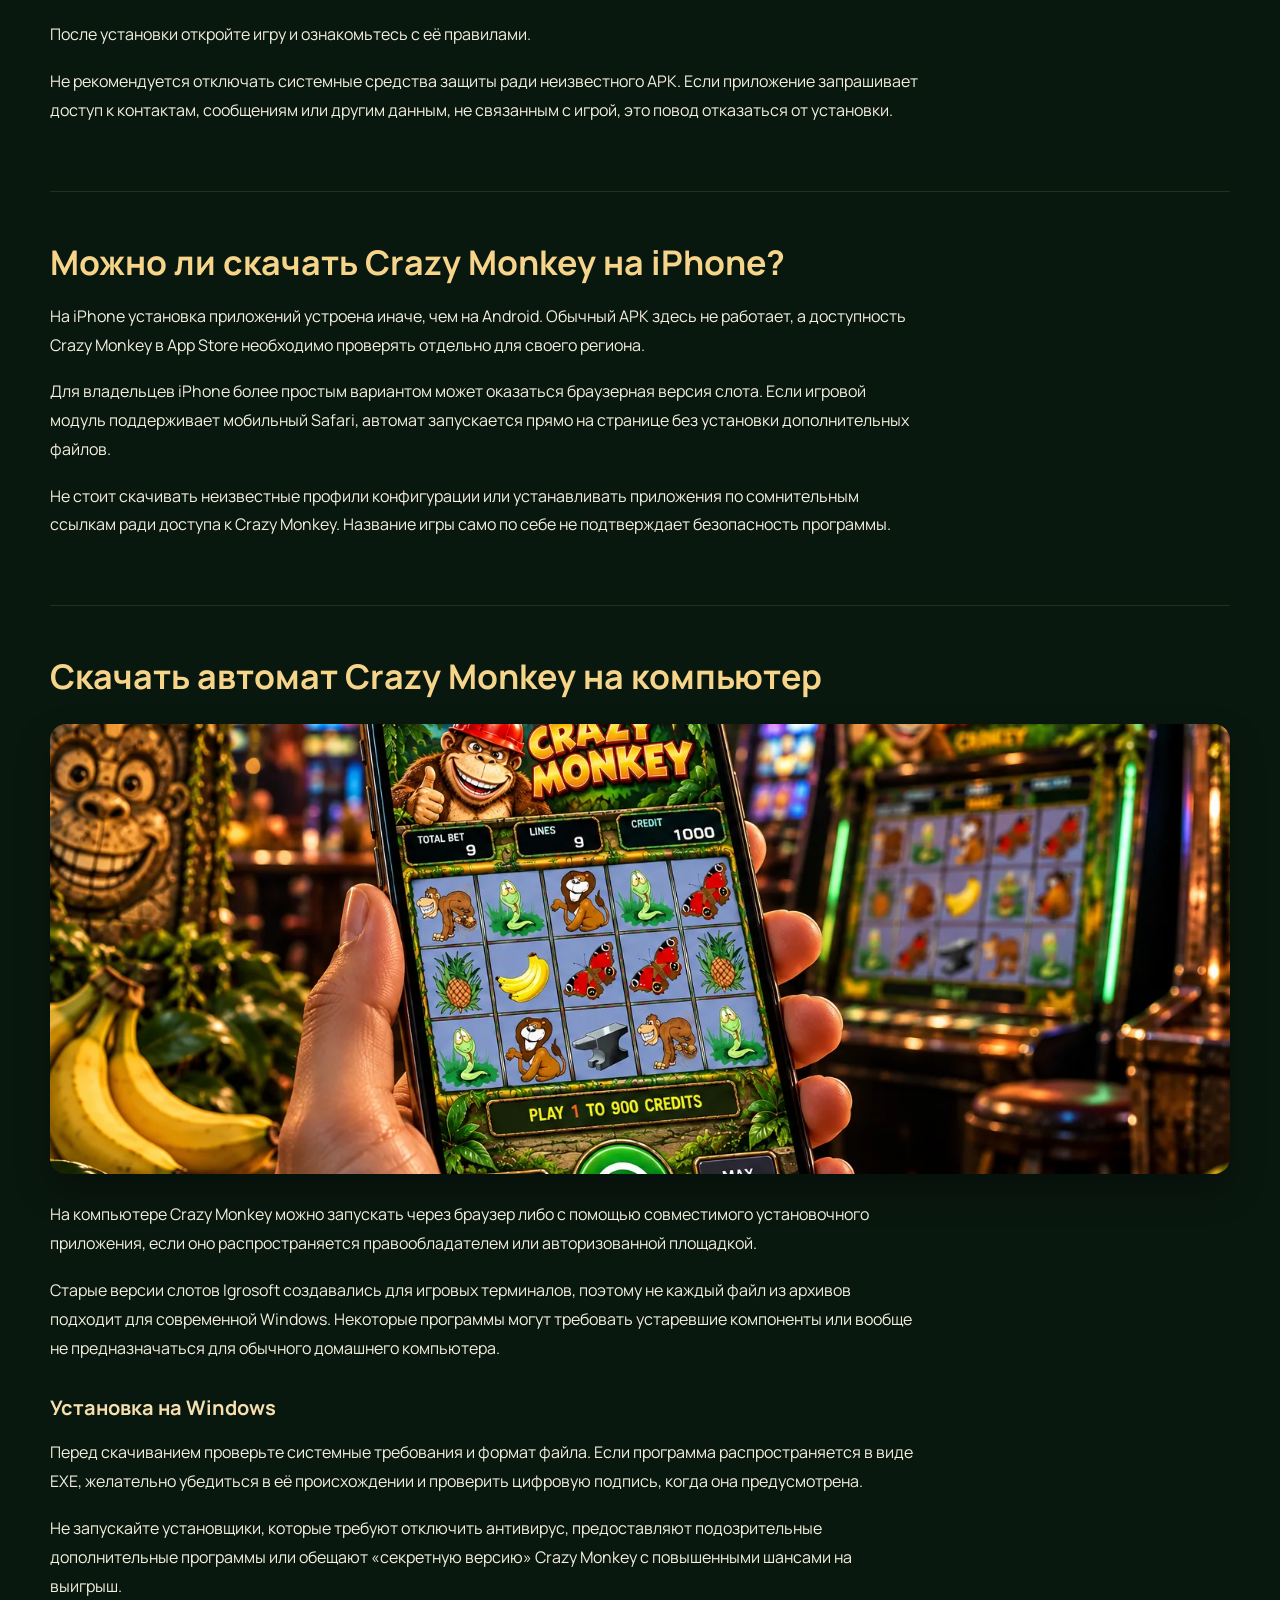
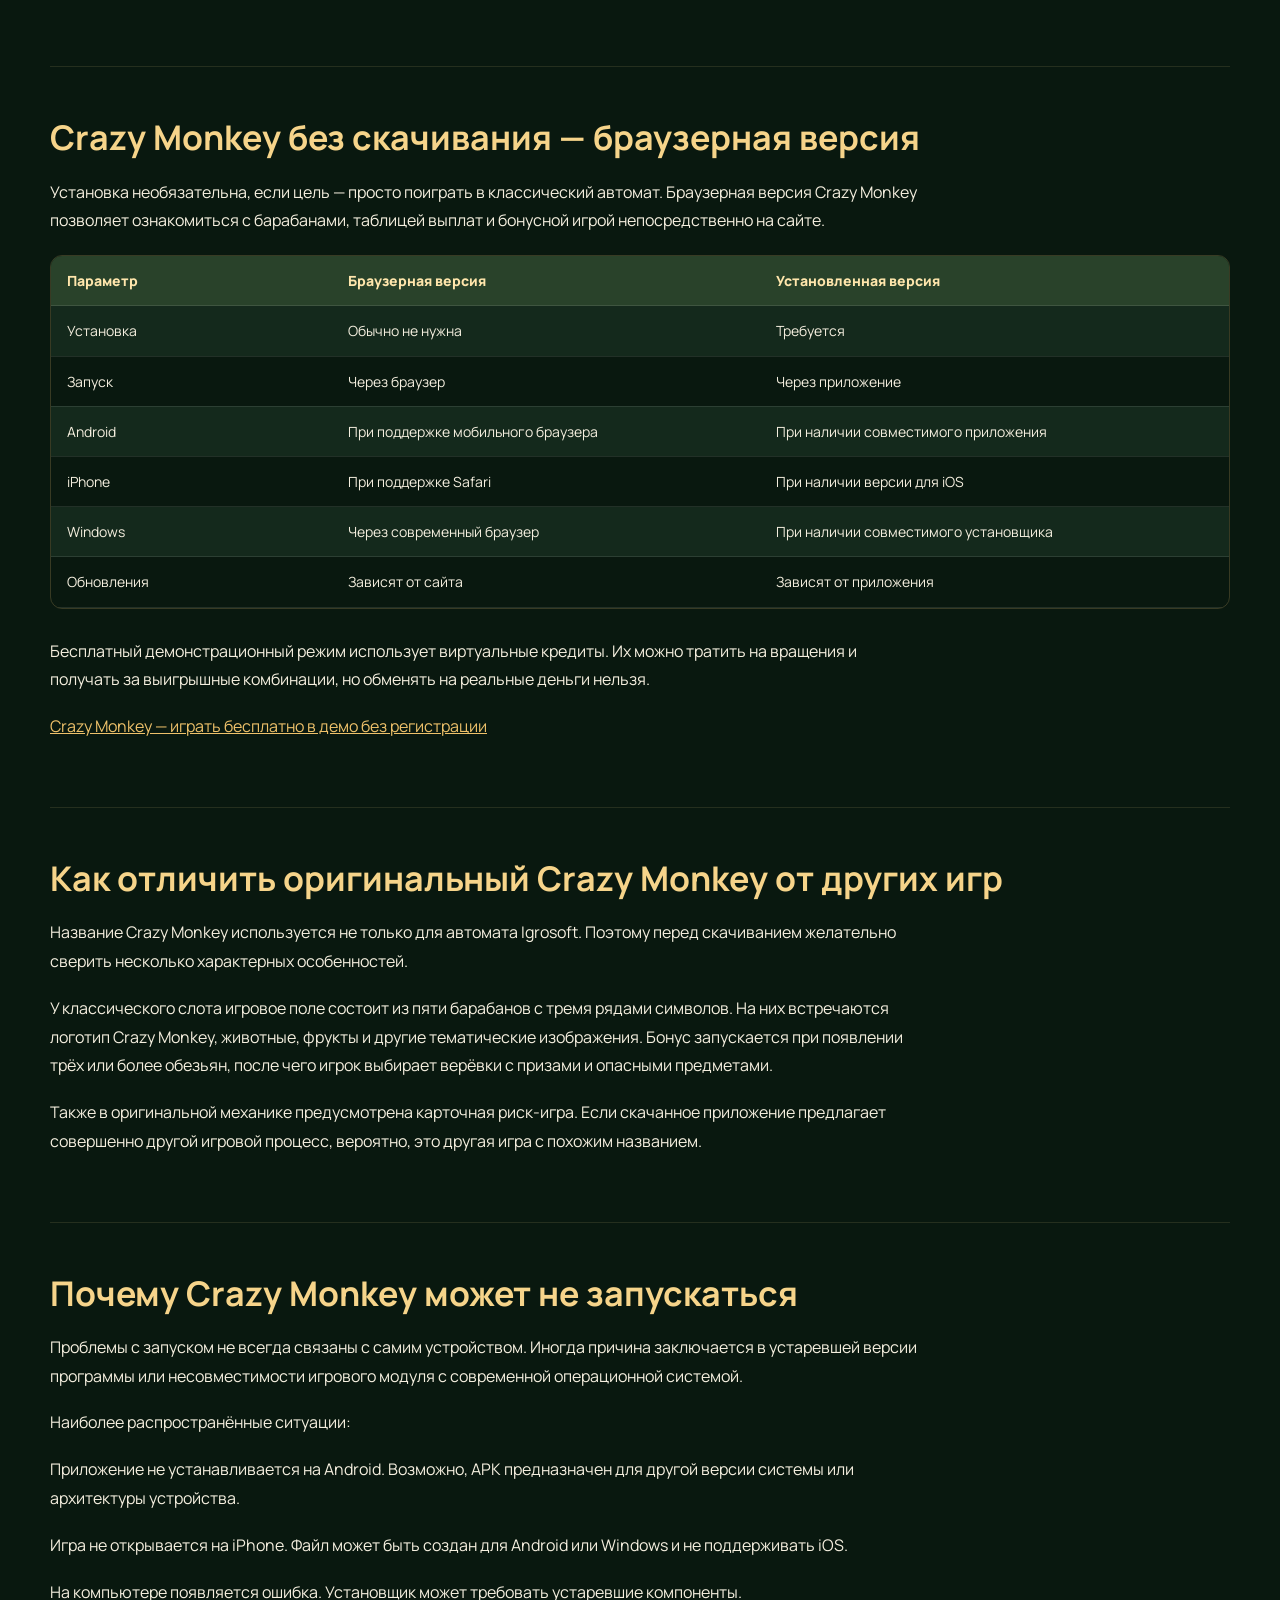
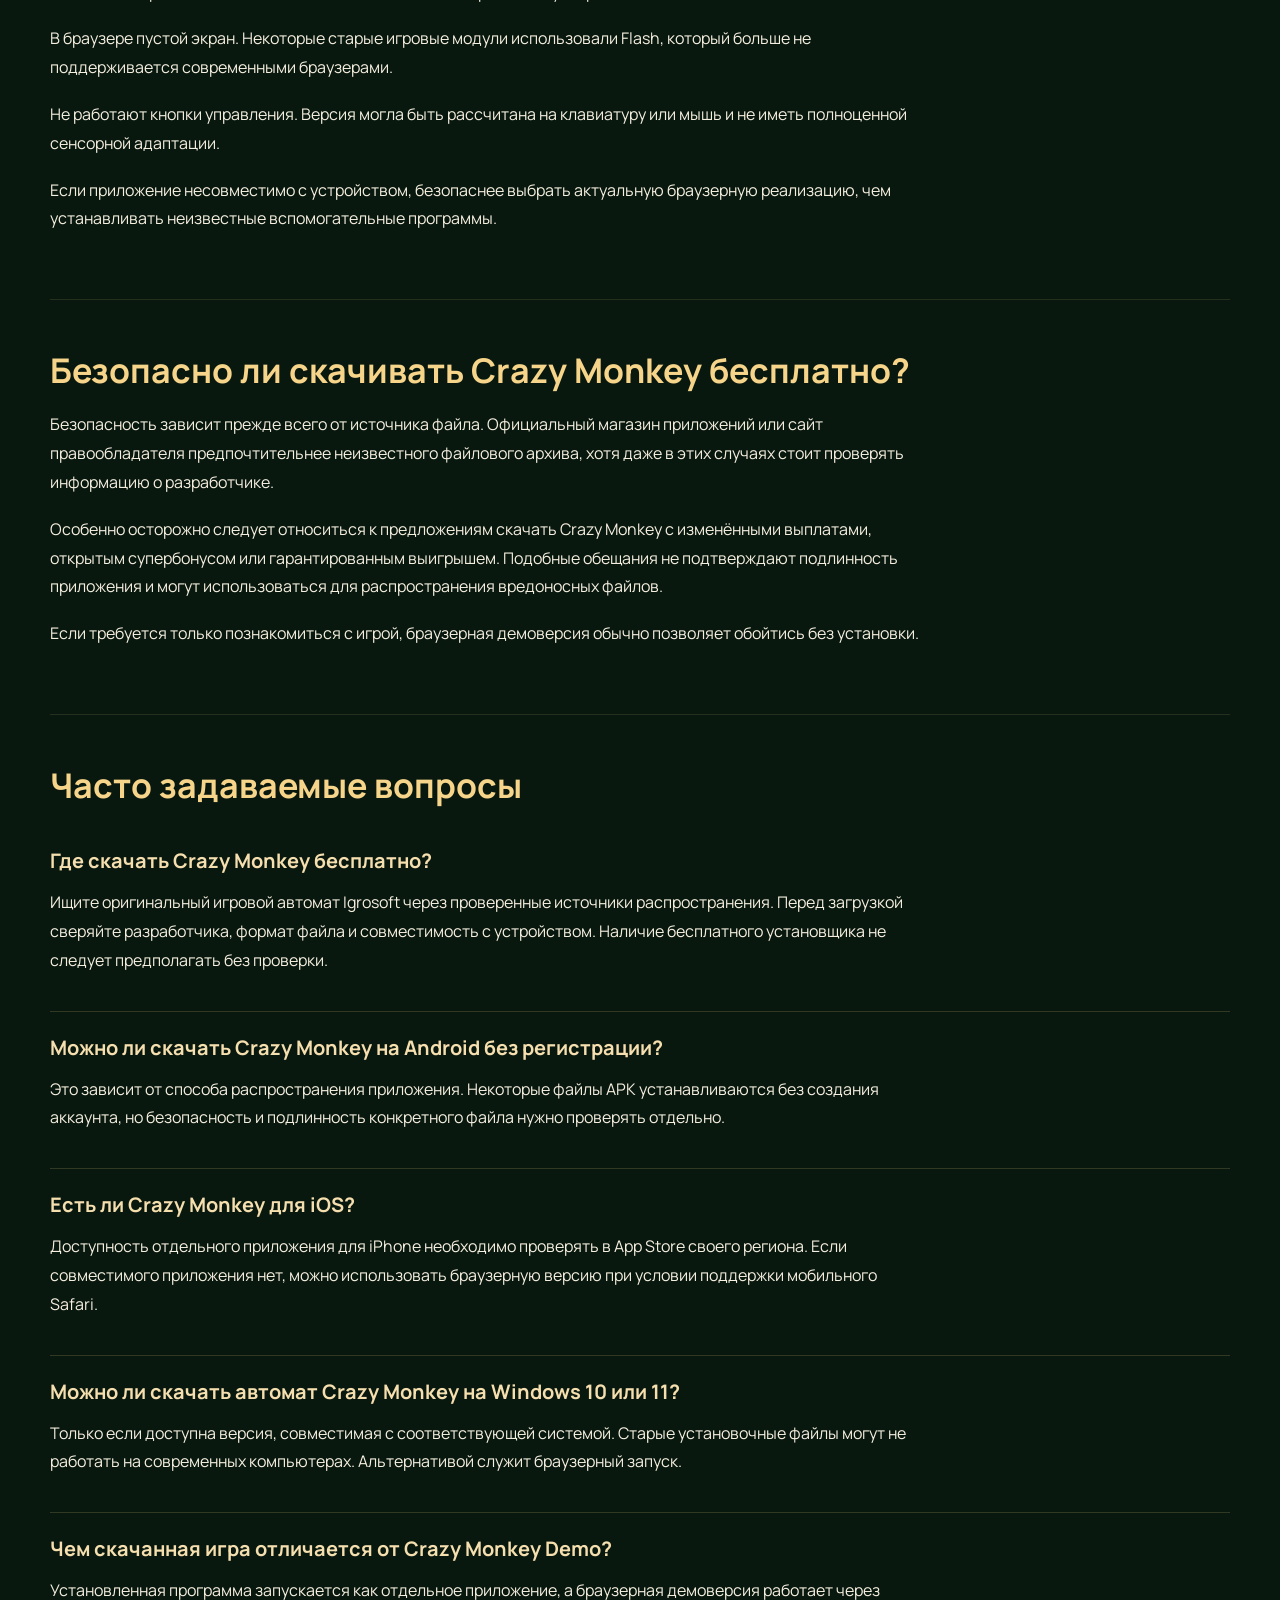
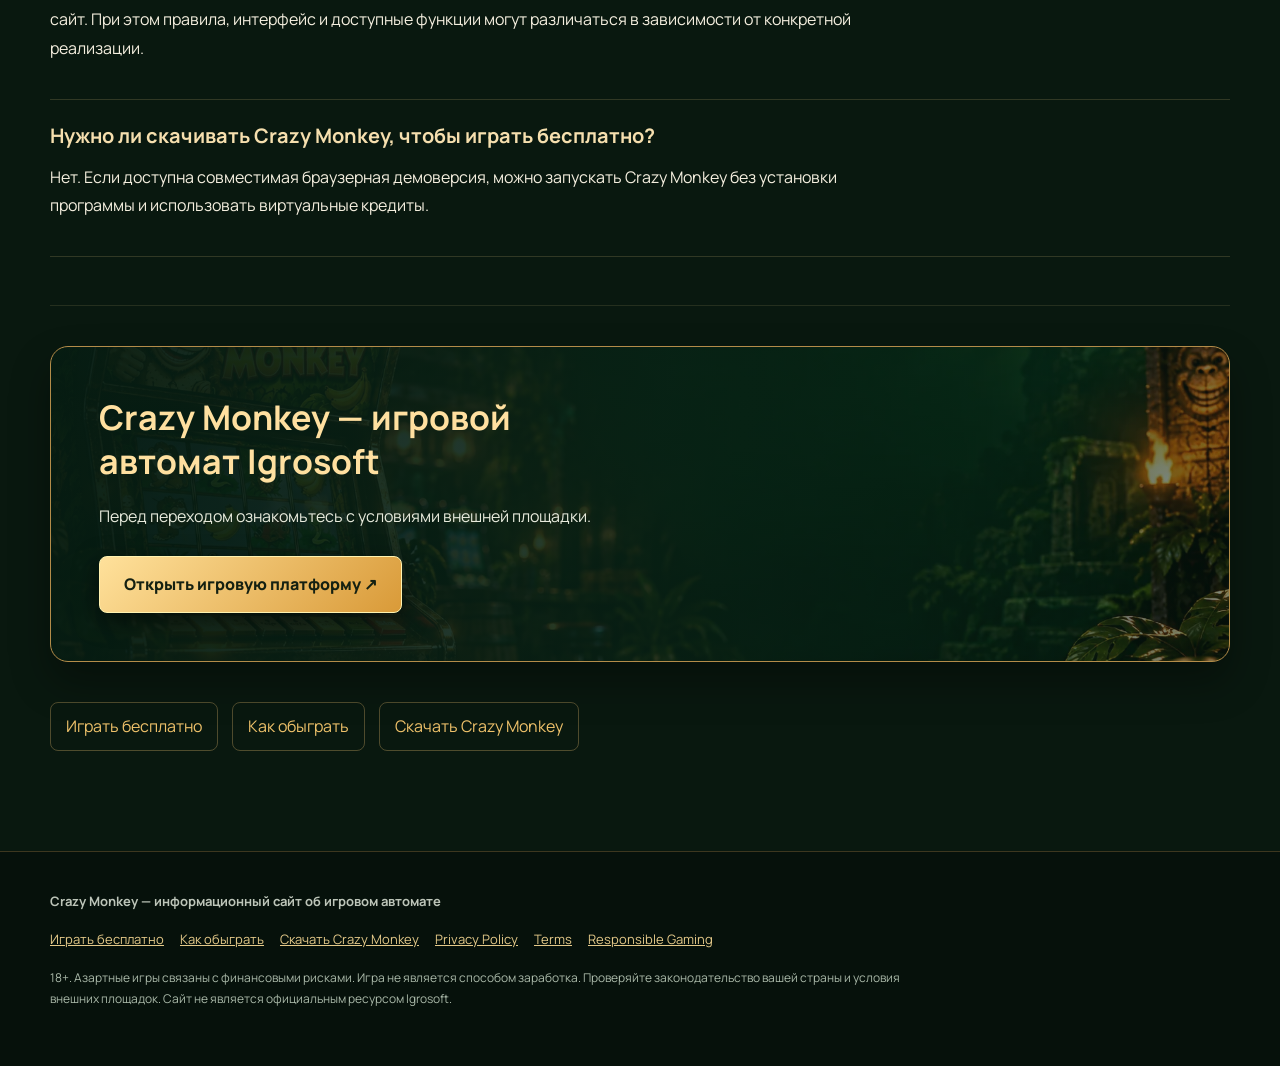
<file: crazy-monkey-skachat/index.html>
<!doctype html><html lang="ru"><head><meta charset="utf-8"><meta name="viewport" content="width=device-width,initial-scale=1"><title>Crazy Monkey Скачать Бесплатно на Телефон и ПК</title><meta name="description" content="Crazy Monkey скачать бесплатно на телефон Android или компьютер. Узнайте, где найти игровой автомат Igrosoft, как установить его и запустить без регистрации."><meta name="robots" content="index,follow"><link rel="canonical" href="https://endtimesproductions.org/crazy-monkey-skachat/"><meta property="og:type" content="article"><meta property="og:title" content="Crazy Monkey Скачать Бесплатно на Телефон и ПК"><meta property="og:description" content="Crazy Monkey скачать бесплатно на телефон Android или компьютер. Узнайте, где найти игровой автомат Igrosoft, как установить его и запустить без регистрации."><meta property="og:url" content="https://endtimesproductions.org/crazy-monkey-skachat/"><meta property="og:image" content="https://endtimesproductions.org/assets/images/hero.webp"><meta name="twitter:card" content="summary_large_image"><meta name="google-site-verification" content="UDtYqRdilJcPItxyEzFd1WDXwsDT5LrdAVppVTtHYyU"><link rel="icon" href="/favicon.png"><link rel="stylesheet" href="/assets/site.css"><script type="application/ld+json">{"@context": "https://schema.org", "@type": "FAQPage", "mainEntity": [{"@type": "Question", "name": "Где скачать Crazy Monkey бесплатно?", "acceptedAnswer": {"@type": "Answer", "text": "Ищите оригинальный игровой автомат Igrosoft через проверенные источники распространения. Перед загрузкой сверяйте разработчика, формат файла и совместимость с устройством. Наличие бесплатного установщика не следует предполагать без проверки."}}, {"@type": "Question", "name": "Можно ли скачать Crazy Monkey на Android без регистрации?", "acceptedAnswer": {"@type": "Answer", "text": "Это зависит от способа распространения приложения. Некоторые файлы APK устанавливаются без создания аккаунта, но безопасность и подлинность конкретного файла нужно проверять отдельно."}}, {"@type": "Question", "name": "Есть ли Crazy Monkey для iOS?", "acceptedAnswer": {"@type": "Answer", "text": "Доступность отдельного приложения для iPhone необходимо проверять в App Store своего региона. Если совместимого приложения нет, можно использовать браузерную версию при условии поддержки мобильного Safari."}}, {"@type": "Question", "name": "Можно ли скачать автомат Crazy Monkey на Windows 10 или 11?", "acceptedAnswer": {"@type": "Answer", "text": "Только если доступна версия, совместимая с соответствующей системой. Старые установочные файлы могут не работать на современных компьютерах. Альтернативой служит браузерный запуск."}}, {"@type": "Question", "name": "Чем скачанная игра отличается от Crazy Monkey Demo?", "acceptedAnswer": {"@type": "Answer", "text": "Установленная программа запускается как отдельное приложение, а браузерная демоверсия работает через сайт. При этом правила, интерфейс и доступные функции могут различаться в зависимости от конкретной реализации."}}, {"@type": "Question", "name": "Нужно ли скачивать Crazy Monkey, чтобы играть бесплатно?", "acceptedAnswer": {"@type": "Answer", "text": "Нет. Если доступна совместимая браузерная демоверсия, можно запускать Crazy Monkey без установки программы и использовать виртуальные кредиты."}}]}</script></head><body><header><div class="wrap head"><a class="brand" href="/"><img src="/assets/images/favicon.webp" alt="Crazy Monkey"><span>CRAZY MONKEY</span></a><nav class="nav" aria-label="Основная навигация"><a href="/">Играть бесплатно</a><a href="/kak-obygrat-crazy-monkey/">Как обыграть</a><a href="/crazy-monkey-skachat/">Скачать Crazy Monkey</a></nav></div></header><main><div class="hero"><div class="wrap"><div class="eyebrow">Crazy Monkey · Igrosoft</div><h1>Crazy Monkey скачать бесплатно на телефон и компьютер</h1></div></div><div class="wrap"><p>Crazy Monkey скачать можно в версиях для разных устройств, однако доступность установочного файла зависит от конкретного разработчика или площадки. Оригинальный игровой автомат Igrosoft также встречается в браузерном формате, который не требует установки. Перед скачиванием стоит проверить совместимость с Android, iOS или Windows и убедиться, что файл получен из надёжного источника.</p><section class="section" id="section-1"><h2>Скачать Crazy Monkey на Android</h2><nav class="toc" aria-label="Содержание"><strong>Содержание страницы</strong><ol><li><a href="#section-1">Скачать Crazy Monkey на Android</a></li><li><a href="#section-2">Можно ли скачать Crazy Monkey на iPhone?</a></li><li><a href="#section-3">Скачать автомат Crazy Monkey на компьютер</a></li><li><a href="#section-4">Crazy Monkey без скачивания — браузерная версия</a></li><li><a href="#section-5">Как отличить оригинальный Crazy Monkey от других игр</a></li><li><a href="#section-6">Почему Crazy Monkey может не запускаться</a></li><li><a href="#section-7">Безопасно ли скачивать Crazy Monkey бесплатно?</a></li><li><a href="#section-8">Часто задаваемые вопросы</a></li></ol></nav><p>Для Android игровые приложения обычно распространяются через официальные магазины или установочные файлы APK. Но не каждый APK с названием Crazy Monkey содержит оригинальный слот Igrosoft. Под этим названием встречаются и другие игры, не связанные с классическим автоматом с обезьяной и верёвками.</p><p>Если вы хотите скачать бесплатно на телефон Crazy Monkey, сначала проверьте название разработчика, описание игры и доступные скриншоты. У оригинального слота пять барабанов, девять линий выплат и бонусный раунд, в котором обезьяна выбирает верёвки.</p><h3>Как установить Crazy Monkey на Android</h3><p>Порядок установки зависит от того, откуда получено приложение:</p><p>Найдите версию Crazy Monkey, совместимую с вашим устройством.</p><p>Проверьте разработчика и источник распространения.</p><p>Если приложение доступно в официальном магазине, используйте стандартную установку.</p><p>Перед открытием APK проверьте файл средствами защиты Android.</p><p>После установки откройте игру и ознакомьтесь с её правилами.</p><p>Не рекомендуется отключать системные средства защиты ради неизвестного APK. Если приложение запрашивает доступ к контактам, сообщениям или другим данным, не связанным с игрой, это повод отказаться от установки.</p></section><section class="section" id="section-2"><h2>Можно ли скачать Crazy Monkey на iPhone?</h2><p>На iPhone установка приложений устроена иначе, чем на Android. Обычный APK здесь не работает, а доступность Crazy Monkey в App Store необходимо проверять отдельно для своего региона.</p><p>Для владельцев iPhone более простым вариантом может оказаться браузерная версия слота. Если игровой модуль поддерживает мобильный Safari, автомат запускается прямо на странице без установки дополнительных файлов.</p><p>Не стоит скачивать неизвестные профили конфигурации или устанавливать приложения по сомнительным ссылкам ради доступа к Crazy Monkey. Название игры само по себе не подтверждает безопасность программы.</p></section><section class="section" id="section-3"><h2>Скачать автомат Crazy Monkey на компьютер</h2><img class="media" src="/assets/images/mobile.webp" alt="Crazy Monkey — Скачать автомат Crazy Monkey на компьютер" loading="lazy"><p>На компьютере Crazy Monkey можно запускать через браузер либо с помощью совместимого установочного приложения, если оно распространяется правообладателем или авторизованной площадкой.</p><p>Старые версии слотов Igrosoft создавались для игровых терминалов, поэтому не каждый файл из архивов подходит для современной Windows. Некоторые программы могут требовать устаревшие компоненты или вообще не предназначаться для обычного домашнего компьютера.</p><h3>Установка на Windows</h3><p>Перед скачиванием проверьте системные требования и формат файла. Если программа распространяется в виде EXE, желательно убедиться в её происхождении и проверить цифровую подпись, когда она предусмотрена.</p><p>Не запускайте установщики, которые требуют отключить антивирус, предоставляют подозрительные дополнительные программы или обещают «секретную версию» Crazy Monkey с повышенными шансами на выигрыш.</p></section><section class="section" id="section-4"><h2>Crazy Monkey без скачивания — браузерная версия</h2><p>Установка необязательна, если цель — просто поиграть в классический автомат. Браузерная версия Crazy Monkey позволяет ознакомиться с барабанами, таблицей выплат и бонусной игрой непосредственно на сайте.</p><div class="table-scroll"><table><tr><td>Параметр</td><td>Браузерная версия</td><td>Установленная версия</td></tr><tr><td>Установка</td><td>Обычно не нужна</td><td>Требуется</td></tr><tr><td>Запуск</td><td>Через браузер</td><td>Через приложение</td></tr><tr><td>Android</td><td>При поддержке мобильного браузера</td><td>При наличии совместимого приложения</td></tr><tr><td>iPhone</td><td>При поддержке Safari</td><td>При наличии версии для iOS</td></tr><tr><td>Windows</td><td>Через современный браузер</td><td>При наличии совместимого установщика</td></tr><tr><td>Обновления</td><td>Зависят от сайта</td><td>Зависят от приложения</td></tr></table></div><p>Бесплатный демонстрационный режим использует виртуальные кредиты. Их можно тратить на вращения и получать за выигрышные комбинации, но обменять на реальные деньги нельзя.</p><p><a href="/">Crazy Monkey — играть бесплатно в демо без регистрации</a></p></section><section class="section" id="section-5"><h2>Как отличить оригинальный Crazy Monkey от других игр</h2><p>Название Crazy Monkey используется не только для автомата Igrosoft. Поэтому перед скачиванием желательно сверить несколько характерных особенностей.</p><p>У классического слота игровое поле состоит из пяти барабанов с тремя рядами символов. На них встречаются логотип Crazy Monkey, животные, фрукты и другие тематические изображения. Бонус запускается при появлении трёх или более обезьян, после чего игрок выбирает верёвки с призами и опасными предметами.</p><p>Также в оригинальной механике предусмотрена карточная риск-игра. Если скачанное приложение предлагает совершенно другой игровой процесс, вероятно, это другая игра с похожим названием.</p></section><section class="section" id="section-6"><h2>Почему Crazy Monkey может не запускаться</h2><p>Проблемы с запуском не всегда связаны с самим устройством. Иногда причина заключается в устаревшей версии программы или несовместимости игрового модуля с современной операционной системой.</p><p>Наиболее распространённые ситуации:</p><p>Приложение не устанавливается на Android. Возможно, APK предназначен для другой версии системы или архитектуры устройства.</p><p>Игра не открывается на iPhone. Файл может быть создан для Android или Windows и не поддерживать iOS.</p><p>На компьютере появляется ошибка. Установщик может требовать устаревшие компоненты.</p><p>В браузере пустой экран. Некоторые старые игровые модули использовали Flash, который больше не поддерживается современными браузерами.</p><p>Не работают кнопки управления. Версия могла быть рассчитана на клавиатуру или мышь и не иметь полноценной сенсорной адаптации.</p><p>Если приложение несовместимо с устройством, безопаснее выбрать актуальную браузерную реализацию, чем устанавливать неизвестные вспомогательные программы.</p></section><section class="section" id="section-7"><h2>Безопасно ли скачивать Crazy Monkey бесплатно?</h2><p>Безопасность зависит прежде всего от источника файла. Официальный магазин приложений или сайт правообладателя предпочтительнее неизвестного файлового архива, хотя даже в этих случаях стоит проверять информацию о разработчике.</p><p>Особенно осторожно следует относиться к предложениям скачать Crazy Monkey с изменёнными выплатами, открытым супербонусом или гарантированным выигрышем. Подобные обещания не подтверждают подлинность приложения и могут использоваться для распространения вредоносных файлов.</p><p>Если требуется только познакомиться с игрой, браузерная демоверсия обычно позволяет обойтись без установки.</p></section><section class="section" id="section-8"><h2>Часто задаваемые вопросы</h2><div class="faq-item"><h3>Где скачать Crazy Monkey бесплатно?</h3><p>Ищите оригинальный игровой автомат Igrosoft через проверенные источники распространения. Перед загрузкой сверяйте разработчика, формат файла и совместимость с устройством. Наличие бесплатного установщика не следует предполагать без проверки.</p></div><div class="faq-item"><h3>Можно ли скачать Crazy Monkey на Android без регистрации?</h3><p>Это зависит от способа распространения приложения. Некоторые файлы APK устанавливаются без создания аккаунта, но безопасность и подлинность конкретного файла нужно проверять отдельно.</p></div><div class="faq-item"><h3>Есть ли Crazy Monkey для iOS?</h3><p>Доступность отдельного приложения для iPhone необходимо проверять в App Store своего региона. Если совместимого приложения нет, можно использовать браузерную версию при условии поддержки мобильного Safari.</p></div><div class="faq-item"><h3>Можно ли скачать автомат Crazy Monkey на Windows 10 или 11?</h3><p>Только если доступна версия, совместимая с соответствующей системой. Старые установочные файлы могут не работать на современных компьютерах. Альтернативой служит браузерный запуск.</p></div><div class="faq-item"><h3>Чем скачанная игра отличается от Crazy Monkey Demo?</h3><p>Установленная программа запускается как отдельное приложение, а браузерная демоверсия работает через сайт. При этом правила, интерфейс и доступные функции могут различаться в зависимости от конкретной реализации.</p></div><div class="faq-item"><h3>Нужно ли скачивать Crazy Monkey, чтобы играть бесплатно?</h3><p>Нет. Если доступна совместимая браузерная демоверсия, можно запускать Crazy Monkey без установки программы и использовать виртуальные кредиты.</p></div></section><div class="promo"><h2>Crazy Monkey — игровой автомат Igrosoft</h2><p>Перед переходом ознакомьтесь с условиями внешней площадки.</p><a class="cta-btn" href="/go/" rel="nofollow sponsored">Открыть игровую платформу ↗</a></div><nav class="article-links" aria-label="Другие страницы"><a href="/">Играть бесплатно</a><a href="/kak-obygrat-crazy-monkey/">Как обыграть</a><a href="/crazy-monkey-skachat/">Скачать Crazy Monkey</a></nav></div></main><footer><div class="wrap"><strong>Crazy Monkey — информационный сайт об игровом автомате</strong><nav class="footlinks"><a href="/">Играть бесплатно</a><a href="/kak-obygrat-crazy-monkey/">Как обыграть</a><a href="/crazy-monkey-skachat/">Скачать Crazy Monkey</a><a href="/privacy-policy/">Privacy Policy</a><a href="/terms/">Terms</a><a href="/responsible-gaming/">Responsible Gaming</a></nav><p class="responsible">18+. Азартные игры связаны с финансовыми рисками. Игра не является способом заработка. Проверяйте законодательство вашей страны и условия внешних площадок. Сайт не является официальным ресурсом Igrosoft.</p></div></footer></body></html>
</file>
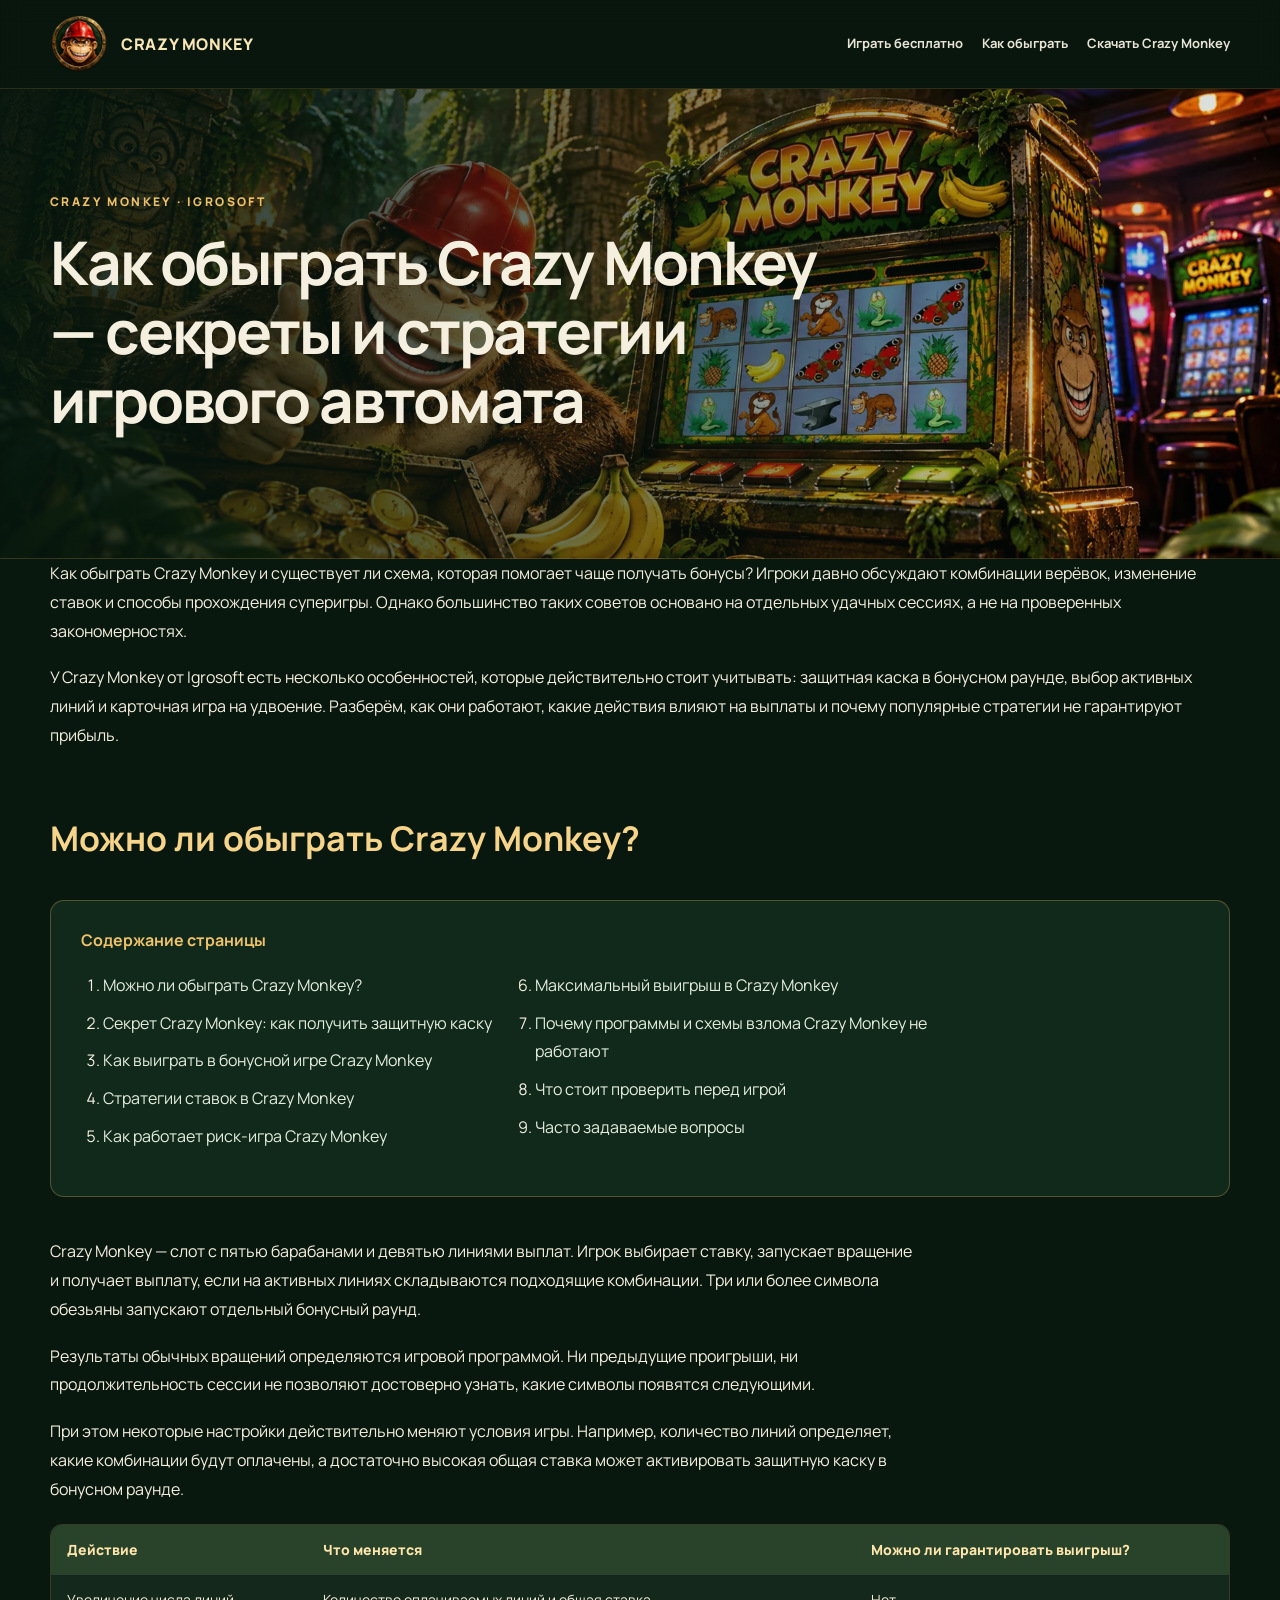
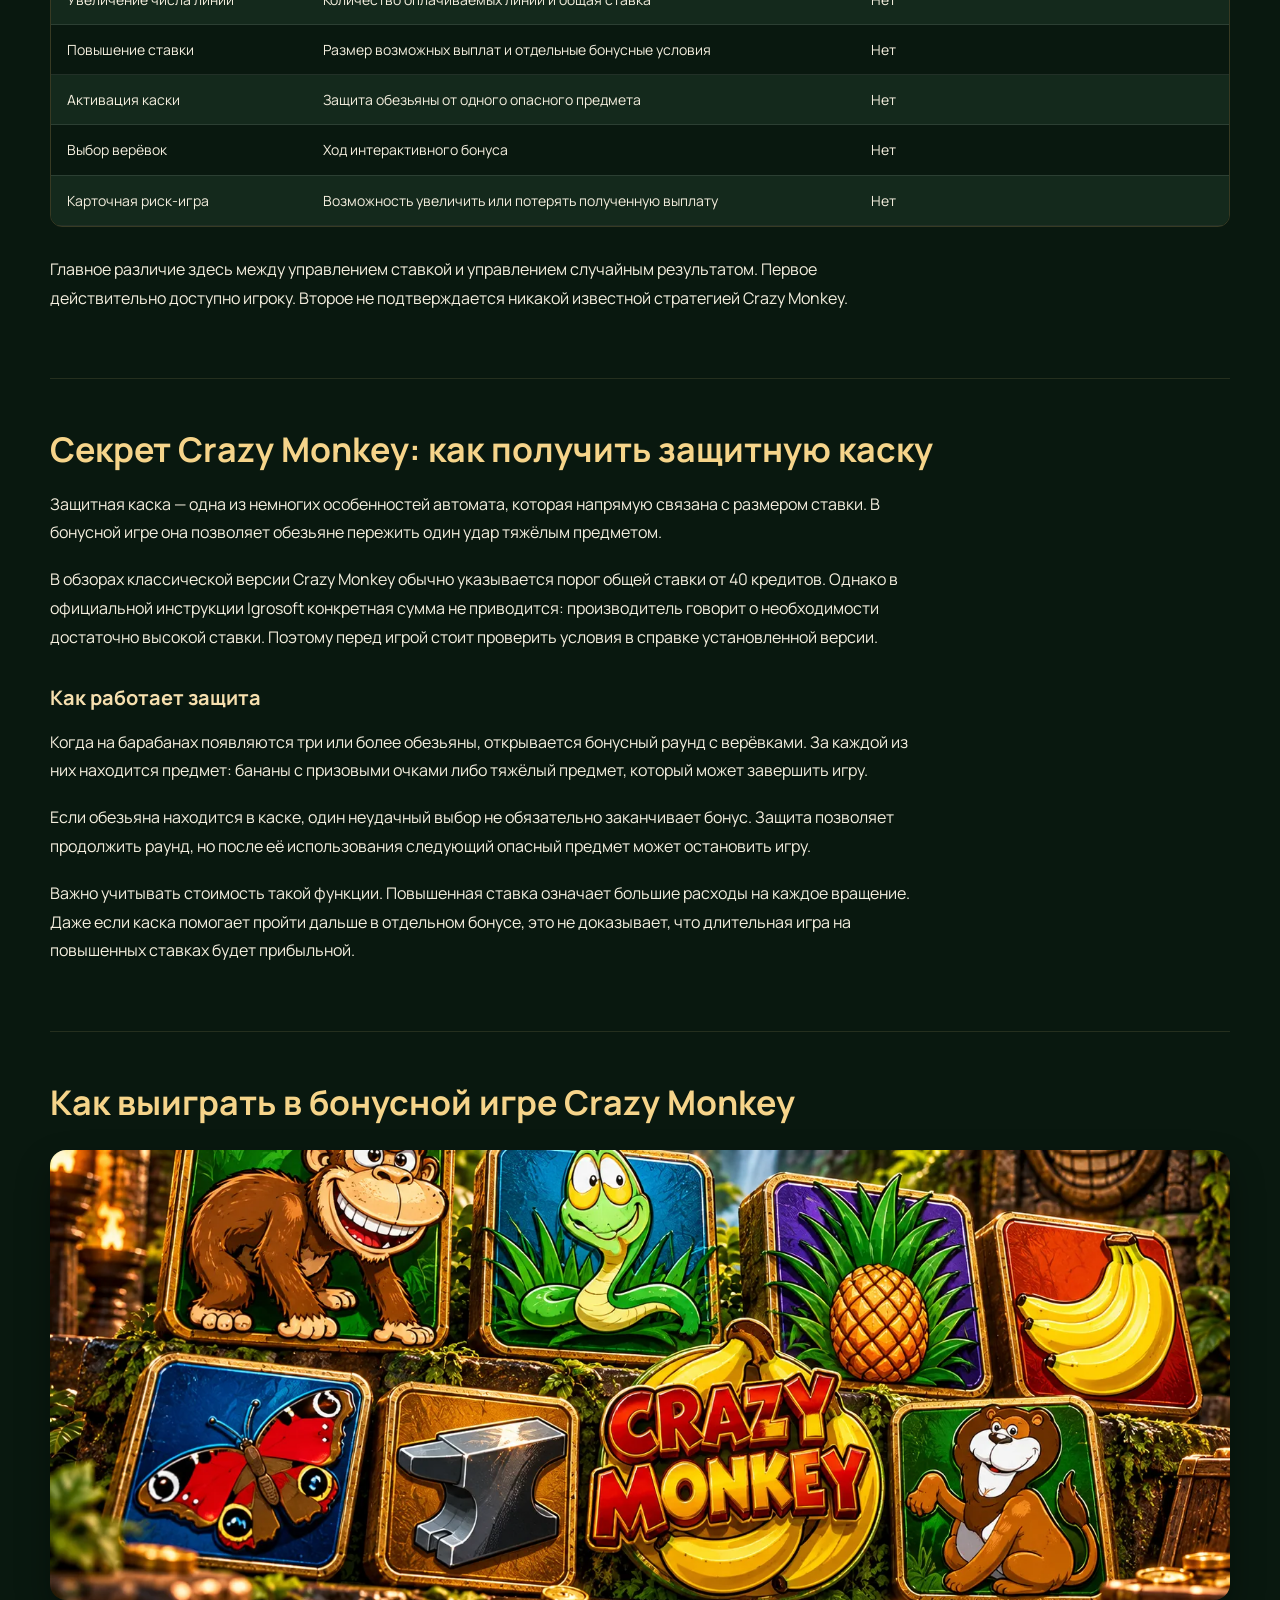
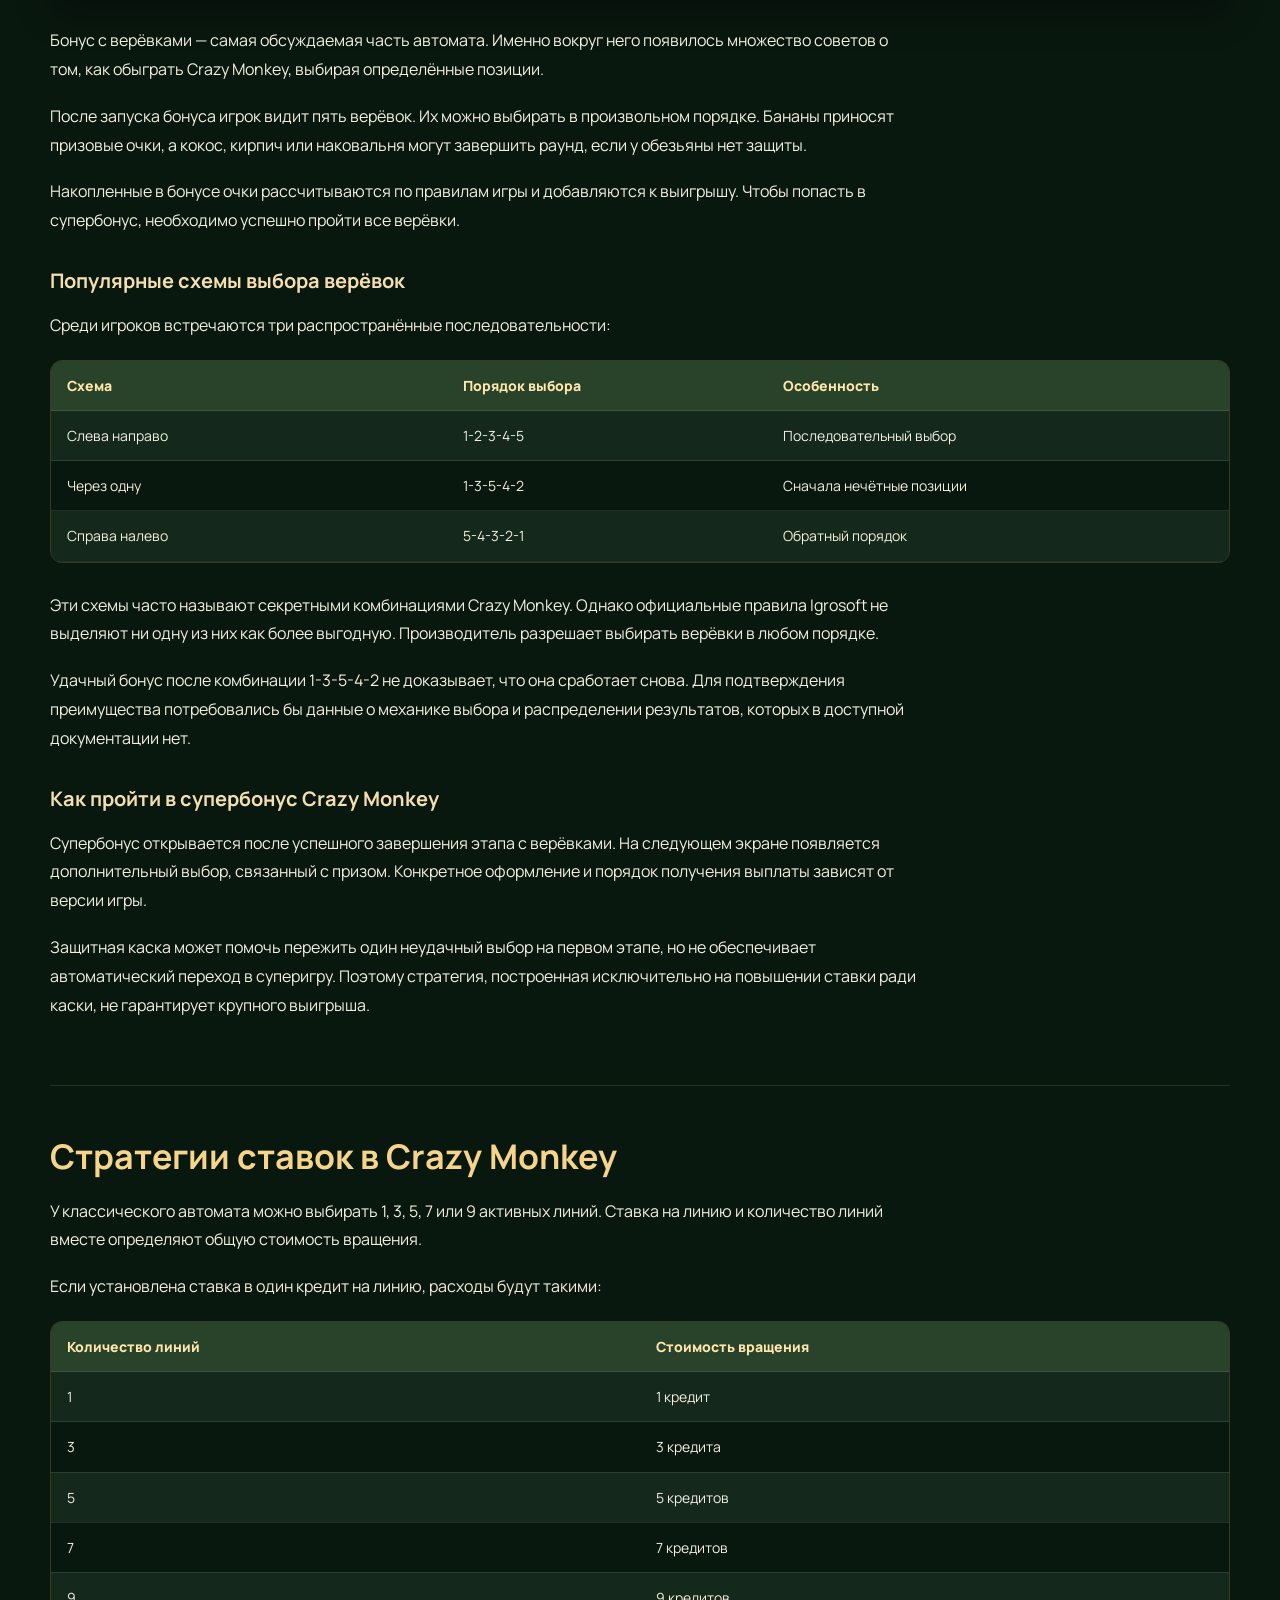
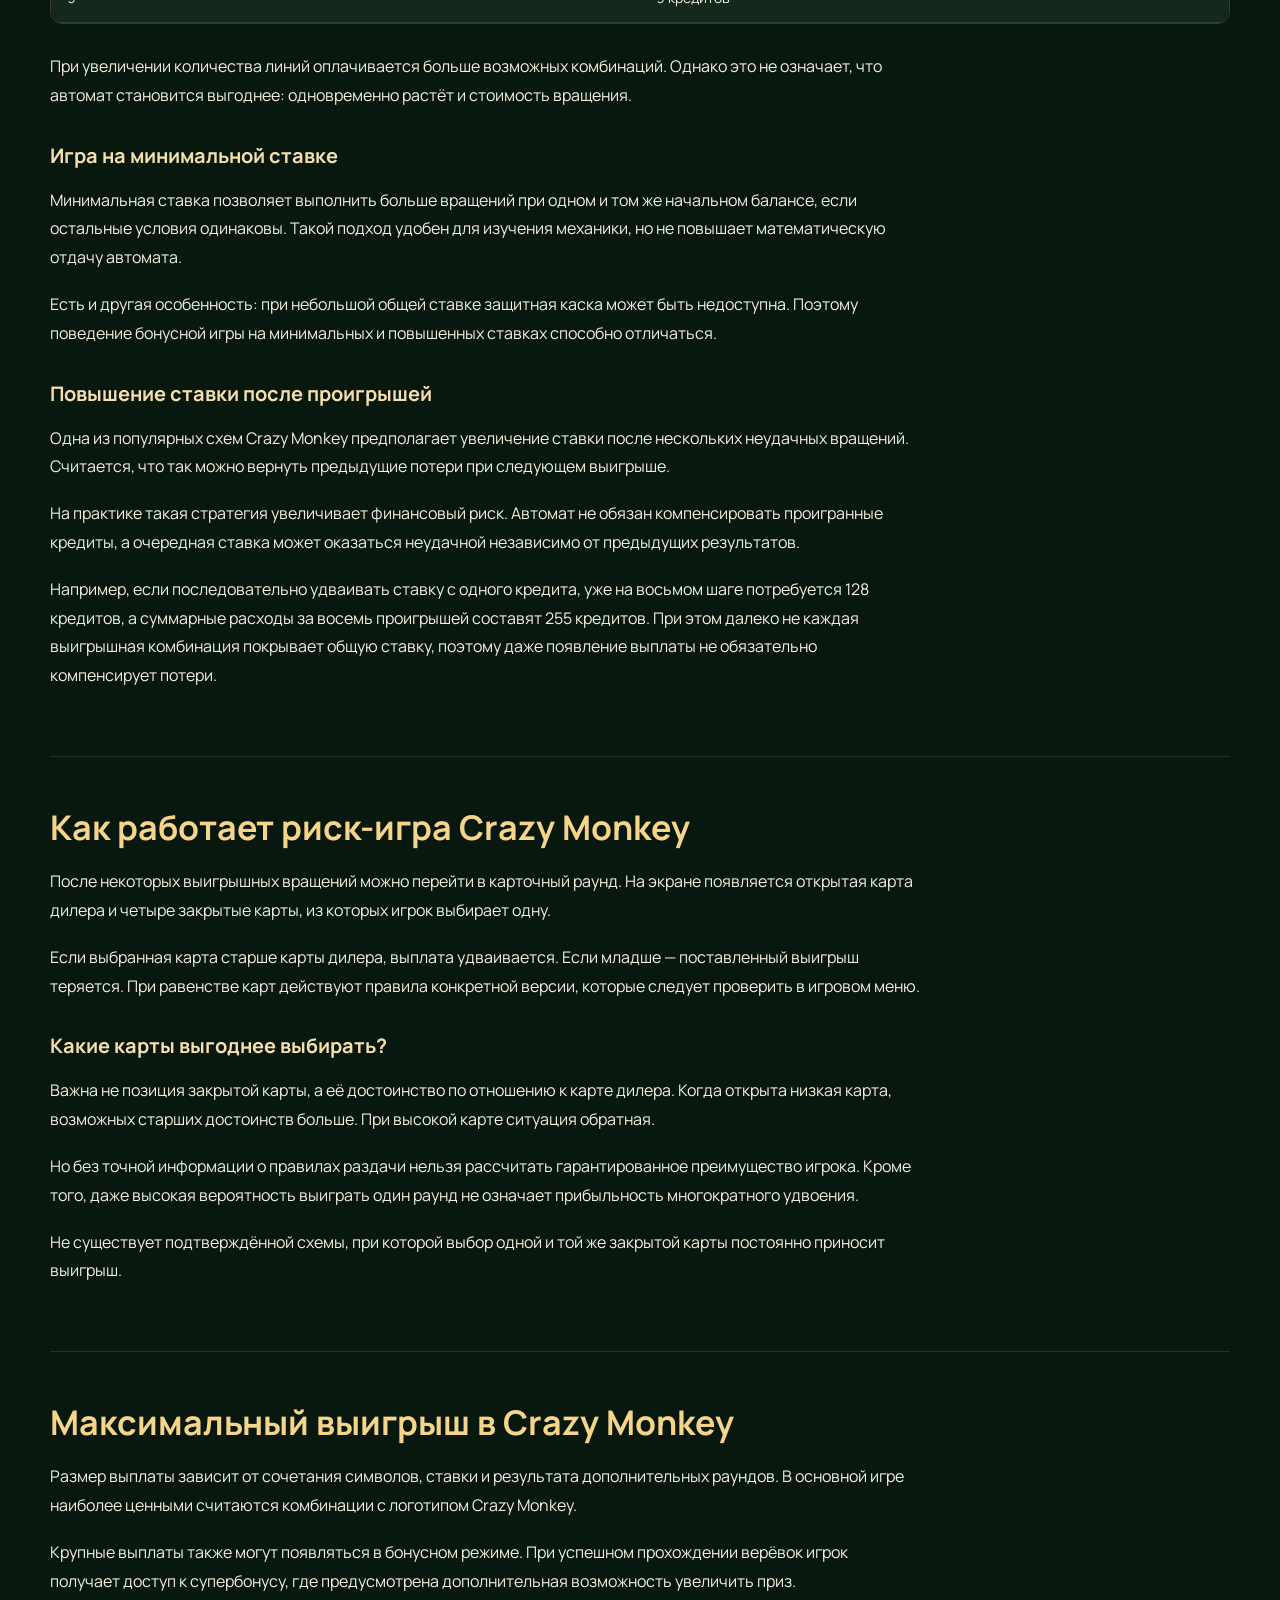
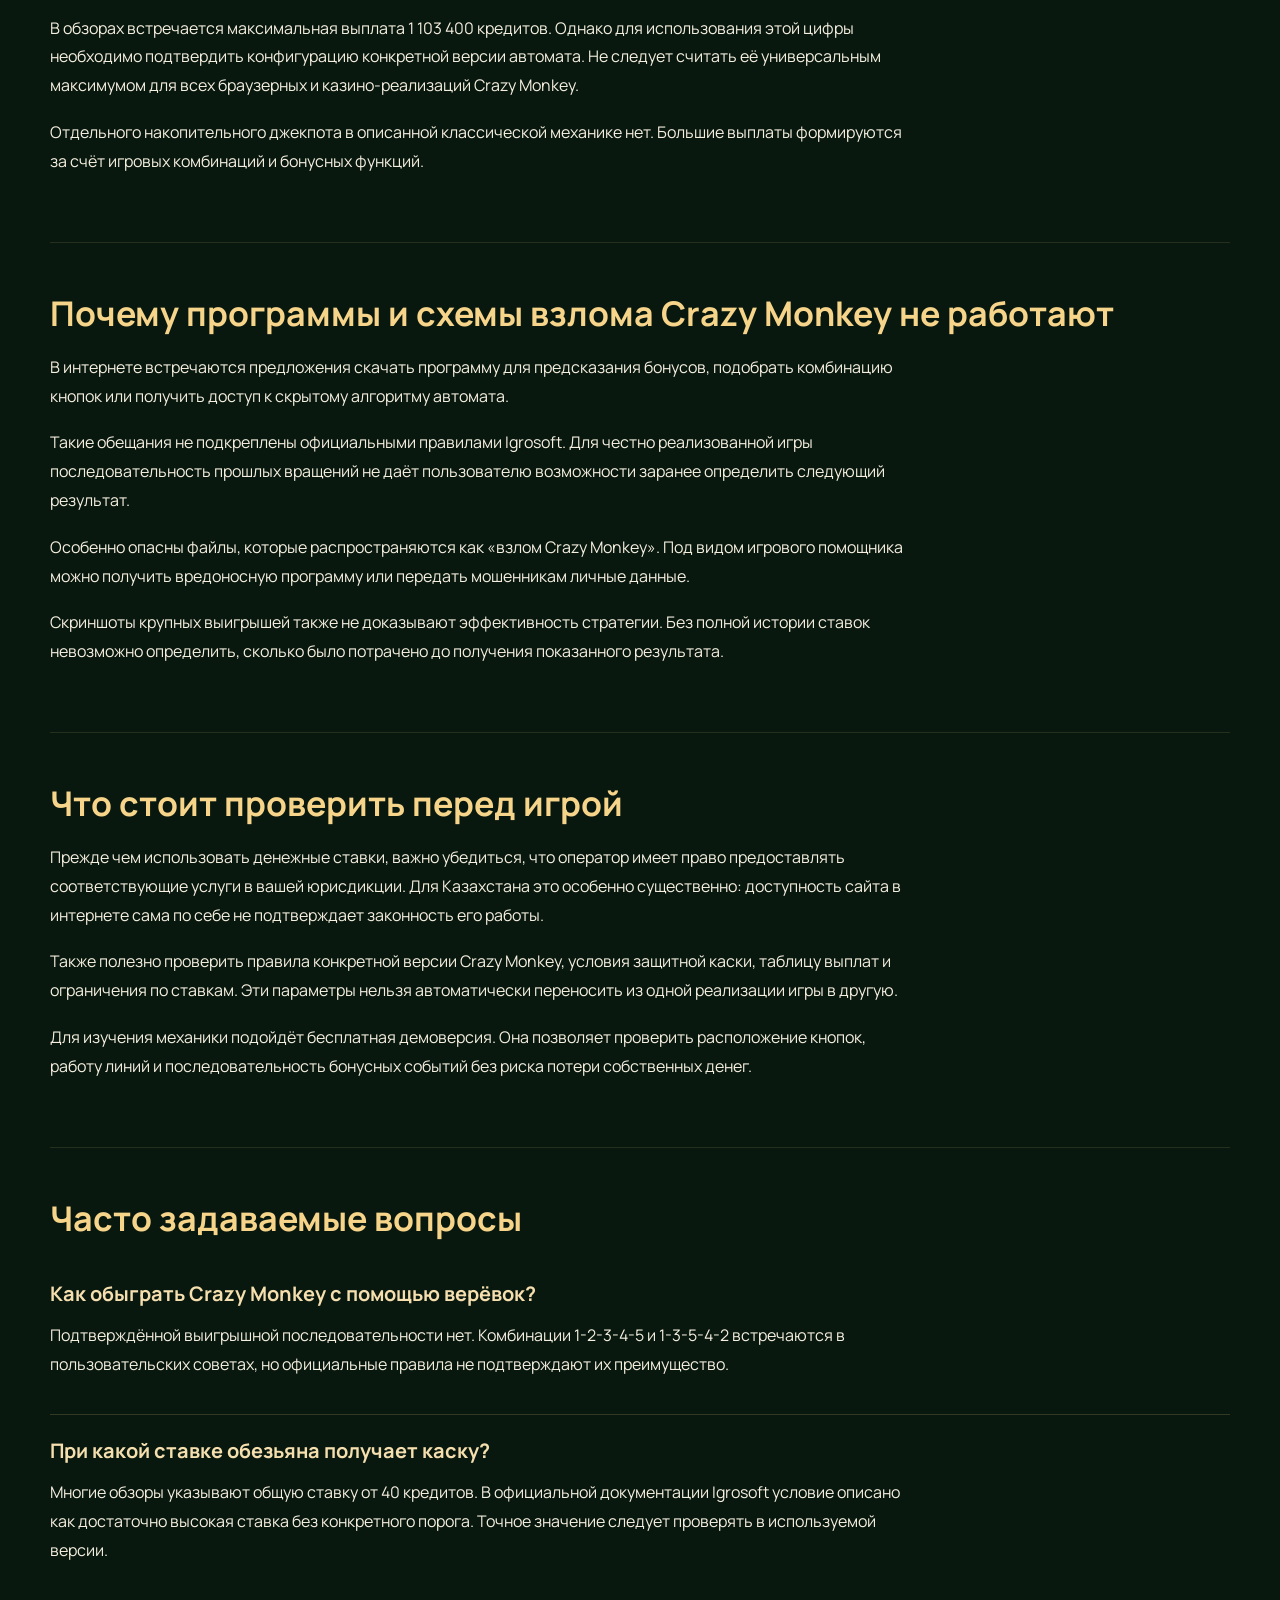
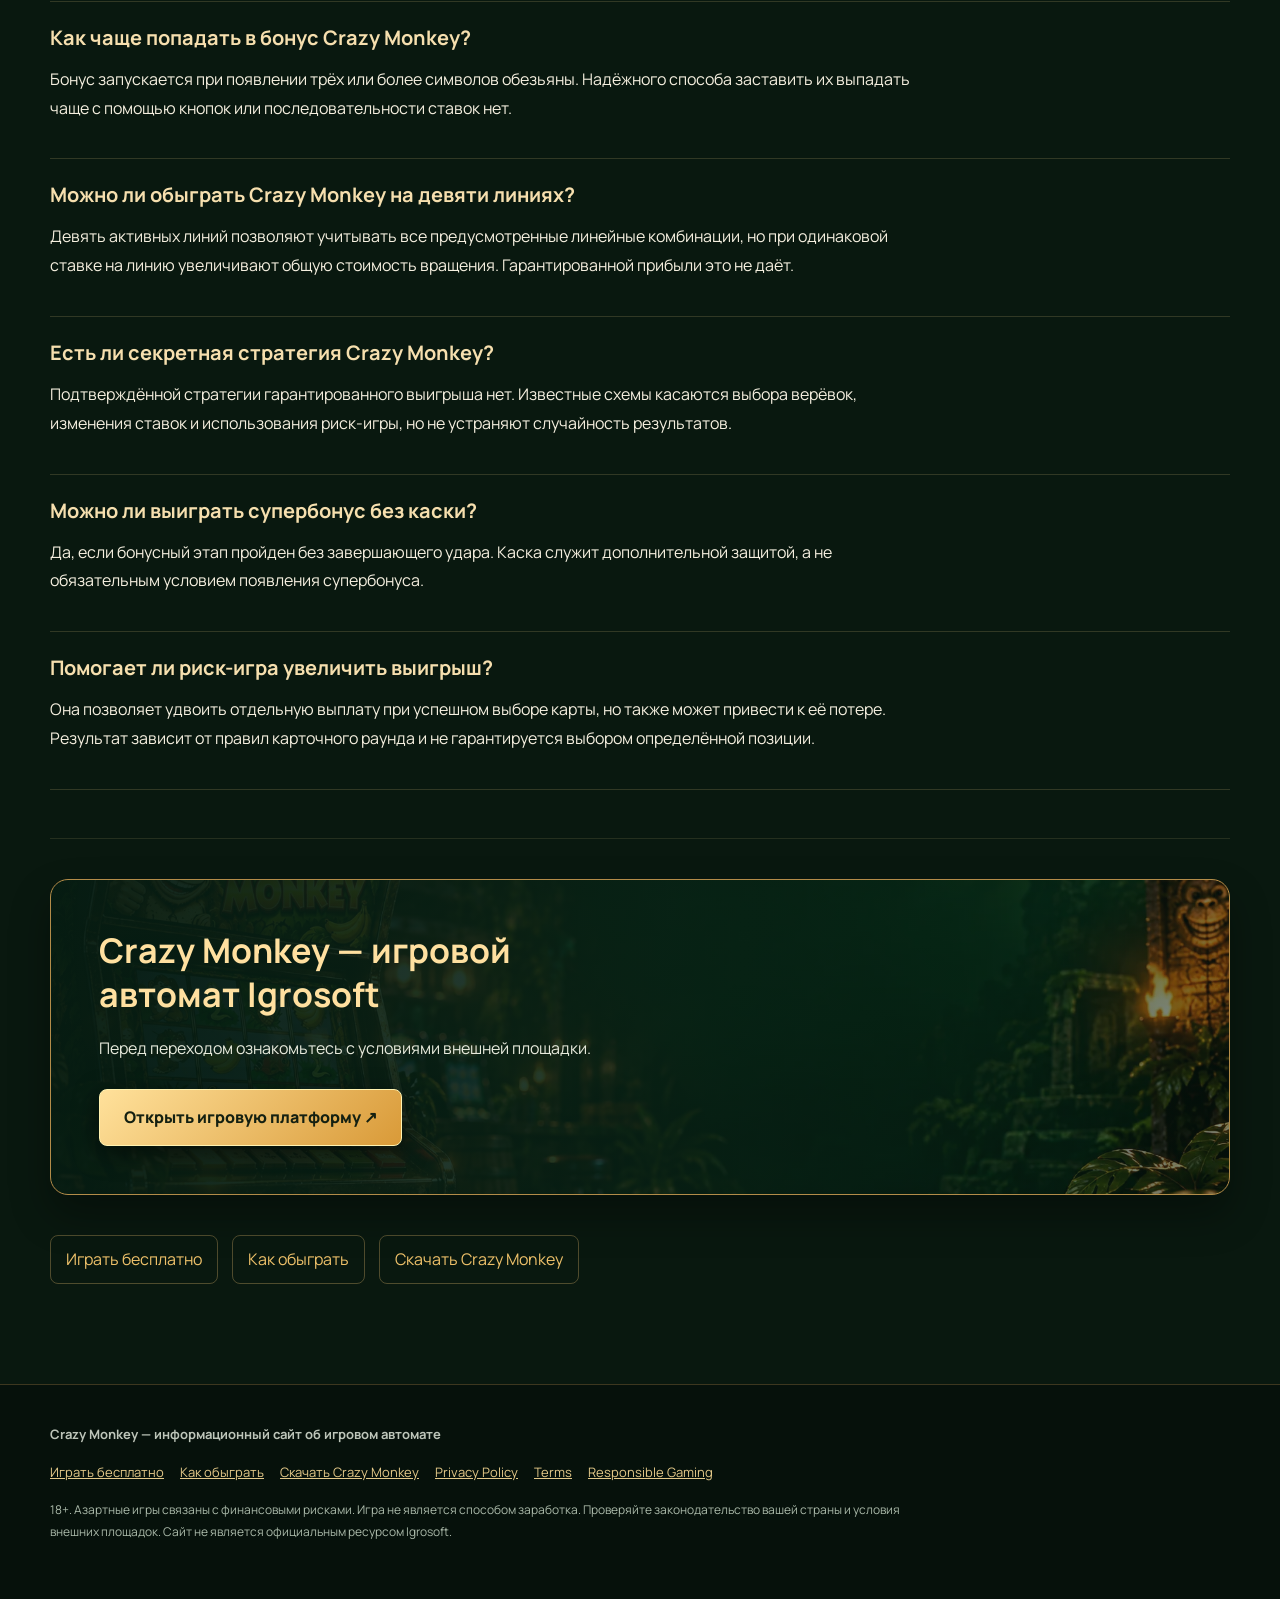
<file: kak-obygrat-crazy-monkey/index.html>
<!doctype html><html lang="ru"><head><meta charset="utf-8"><meta name="viewport" content="width=device-width,initial-scale=1"><title>Как обыграть Crazy Monkey? (Обезьянки)</title><meta name="description" content="Как обыграть Crazy Monkey? Разбираем секреты автомата Igrosoft, схемы выбора верёвок, защитную каску, ставки и способы получения бонусов."><meta name="robots" content="index,follow"><link rel="canonical" href="https://endtimesproductions.org/kak-obygrat-crazy-monkey/"><meta property="og:type" content="article"><meta property="og:title" content="Как обыграть Crazy Monkey? (Обезьянки)"><meta property="og:description" content="Как обыграть Crazy Monkey? Разбираем секреты автомата Igrosoft, схемы выбора верёвок, защитную каску, ставки и способы получения бонусов."><meta property="og:url" content="https://endtimesproductions.org/kak-obygrat-crazy-monkey/"><meta property="og:image" content="https://endtimesproductions.org/assets/images/hero.webp"><meta name="twitter:card" content="summary_large_image"><meta name="google-site-verification" content="UDtYqRdilJcPItxyEzFd1WDXwsDT5LrdAVppVTtHYyU"><link rel="icon" href="/favicon.png"><link rel="stylesheet" href="/assets/site.css"><script type="application/ld+json">{"@context": "https://schema.org", "@type": "FAQPage", "mainEntity": [{"@type": "Question", "name": "Как обыграть Crazy Monkey с помощью верёвок?", "acceptedAnswer": {"@type": "Answer", "text": "Подтверждённой выигрышной последовательности нет. Комбинации 1-2-3-4-5 и 1-3-5-4-2 встречаются в пользовательских советах, но официальные правила не подтверждают их преимущество."}}, {"@type": "Question", "name": "При какой ставке обезьяна получает каску?", "acceptedAnswer": {"@type": "Answer", "text": "Многие обзоры указывают общую ставку от 40 кредитов. В официальной документации Igrosoft условие описано как достаточно высокая ставка без конкретного порога. Точное значение следует проверять в используемой версии."}}, {"@type": "Question", "name": "Как чаще попадать в бонус Crazy Monkey?", "acceptedAnswer": {"@type": "Answer", "text": "Бонус запускается при появлении трёх или более символов обезьяны. Надёжного способа заставить их выпадать чаще с помощью кнопок или последовательности ставок нет."}}, {"@type": "Question", "name": "Можно ли обыграть Crazy Monkey на девяти линиях?", "acceptedAnswer": {"@type": "Answer", "text": "Девять активных линий позволяют учитывать все предусмотренные линейные комбинации, но при одинаковой ставке на линию увеличивают общую стоимость вращения. Гарантированной прибыли это не даёт."}}, {"@type": "Question", "name": "Есть ли секретная стратегия Crazy Monkey?", "acceptedAnswer": {"@type": "Answer", "text": "Подтверждённой стратегии гарантированного выигрыша нет. Известные схемы касаются выбора верёвок, изменения ставок и использования риск-игры, но не устраняют случайность результатов."}}, {"@type": "Question", "name": "Можно ли выиграть супербонус без каски?", "acceptedAnswer": {"@type": "Answer", "text": "Да, если бонусный этап пройден без завершающего удара. Каска служит дополнительной защитой, а не обязательным условием появления супербонуса."}}, {"@type": "Question", "name": "Помогает ли риск-игра увеличить выигрыш?", "acceptedAnswer": {"@type": "Answer", "text": "Она позволяет удвоить отдельную выплату при успешном выборе карты, но также может привести к её потере. Результат зависит от правил карточного раунда и не гарантируется выбором определённой позиции."}}]}</script></head><body><header><div class="wrap head"><a class="brand" href="/"><img src="/assets/images/favicon.webp" alt="Crazy Monkey"><span>CRAZY MONKEY</span></a><nav class="nav" aria-label="Основная навигация"><a href="/">Играть бесплатно</a><a href="/kak-obygrat-crazy-monkey/">Как обыграть</a><a href="/crazy-monkey-skachat/">Скачать Crazy Monkey</a></nav></div></header><main><div class="hero"><div class="wrap"><div class="eyebrow">Crazy Monkey · Igrosoft</div><h1>Как обыграть Crazy Monkey — секреты и стратегии игрового автомата</h1></div></div><div class="wrap"><p>Как обыграть Crazy Monkey и существует ли схема, которая помогает чаще получать бонусы? Игроки давно обсуждают комбинации верёвок, изменение ставок и способы прохождения суперигры. Однако большинство таких советов основано на отдельных удачных сессиях, а не на проверенных закономерностях.</p><p>У Crazy Monkey от Igrosoft есть несколько особенностей, которые действительно стоит учитывать: защитная каска в бонусном раунде, выбор активных линий и карточная игра на удвоение. Разберём, как они работают, какие действия влияют на выплаты и почему популярные стратегии не гарантируют прибыль.</p><section class="section" id="section-1"><h2>Можно ли обыграть Crazy Monkey?</h2><nav class="toc" aria-label="Содержание"><strong>Содержание страницы</strong><ol><li><a href="#section-1">Можно ли обыграть Crazy Monkey?</a></li><li><a href="#section-2">Секрет Crazy Monkey: как получить защитную каску</a></li><li><a href="#section-3">Как выиграть в бонусной игре Crazy Monkey</a></li><li><a href="#section-4">Стратегии ставок в Crazy Monkey</a></li><li><a href="#section-5">Как работает риск-игра Crazy Monkey</a></li><li><a href="#section-6">Максимальный выигрыш в Crazy Monkey</a></li><li><a href="#section-7">Почему программы и схемы взлома Crazy Monkey не работают</a></li><li><a href="#section-8">Что стоит проверить перед игрой</a></li><li><a href="#section-9">Часто задаваемые вопросы</a></li></ol></nav><p>Crazy Monkey — слот с пятью барабанами и девятью линиями выплат. Игрок выбирает ставку, запускает вращение и получает выплату, если на активных линиях складываются подходящие комбинации. Три или более символа обезьяны запускают отдельный бонусный раунд.</p><p>Результаты обычных вращений определяются игровой программой. Ни предыдущие проигрыши, ни продолжительность сессии не позволяют достоверно узнать, какие символы появятся следующими.</p><p>При этом некоторые настройки действительно меняют условия игры. Например, количество линий определяет, какие комбинации будут оплачены, а достаточно высокая общая ставка может активировать защитную каску в бонусном раунде.</p><div class="table-scroll"><table><tr><td>Действие</td><td>Что меняется</td><td>Можно ли гарантировать выигрыш?</td></tr><tr><td>Увеличение числа линий</td><td>Количество оплачиваемых линий и общая ставка</td><td>Нет</td></tr><tr><td>Повышение ставки</td><td>Размер возможных выплат и отдельные бонусные условия</td><td>Нет</td></tr><tr><td>Активация каски</td><td>Защита обезьяны от одного опасного предмета</td><td>Нет</td></tr><tr><td>Выбор верёвок</td><td>Ход интерактивного бонуса</td><td>Нет</td></tr><tr><td>Карточная риск-игра</td><td>Возможность увеличить или потерять полученную выплату</td><td>Нет</td></tr></table></div><p>Главное различие здесь между управлением ставкой и управлением случайным результатом. Первое действительно доступно игроку. Второе не подтверждается никакой известной стратегией Crazy Monkey.</p></section><section class="section" id="section-2"><h2>Секрет Crazy Monkey: как получить защитную каску</h2><p>Защитная каска — одна из немногих особенностей автомата, которая напрямую связана с размером ставки. В бонусной игре она позволяет обезьяне пережить один удар тяжёлым предметом.</p><p>В обзорах классической версии Crazy Monkey обычно указывается порог общей ставки от 40 кредитов. Однако в официальной инструкции Igrosoft конкретная сумма не приводится: производитель говорит о необходимости достаточно высокой ставки. Поэтому перед игрой стоит проверить условия в справке установленной версии.</p><h3>Как работает защита</h3><p>Когда на барабанах появляются три или более обезьяны, открывается бонусный раунд с верёвками. За каждой из них находится предмет: бананы с призовыми очками либо тяжёлый предмет, который может завершить игру.</p><p>Если обезьяна находится в каске, один неудачный выбор не обязательно заканчивает бонус. Защита позволяет продолжить раунд, но после её использования следующий опасный предмет может остановить игру.</p><p>Важно учитывать стоимость такой функции. Повышенная ставка означает большие расходы на каждое вращение. Даже если каска помогает пройти дальше в отдельном бонусе, это не доказывает, что длительная игра на повышенных ставках будет прибыльной.</p></section><section class="section" id="section-3"><h2>Как выиграть в бонусной игре Crazy Monkey</h2><img class="media" src="/assets/images/symbols.webp" alt="Crazy Monkey — Как выиграть в бонусной игре Crazy Monkey" loading="lazy"><p>Бонус с верёвками — самая обсуждаемая часть автомата. Именно вокруг него появилось множество советов о том, как обыграть Crazy Monkey, выбирая определённые позиции.</p><p>После запуска бонуса игрок видит пять верёвок. Их можно выбирать в произвольном порядке. Бананы приносят призовые очки, а кокос, кирпич или наковальня могут завершить раунд, если у обезьяны нет защиты.</p><p>Накопленные в бонусе очки рассчитываются по правилам игры и добавляются к выигрышу. Чтобы попасть в супербонус, необходимо успешно пройти все верёвки.</p><h3>Популярные схемы выбора верёвок</h3><p>Среди игроков встречаются три распространённые последовательности:</p><div class="table-scroll"><table><tr><td>Схема</td><td>Порядок выбора</td><td>Особенность</td></tr><tr><td>Слева направо</td><td>1-2-3-4-5</td><td>Последовательный выбор</td></tr><tr><td>Через одну</td><td>1-3-5-4-2</td><td>Сначала нечётные позиции</td></tr><tr><td>Справа налево</td><td>5-4-3-2-1</td><td>Обратный порядок</td></tr></table></div><p>Эти схемы часто называют секретными комбинациями Crazy Monkey. Однако официальные правила Igrosoft не выделяют ни одну из них как более выгодную. Производитель разрешает выбирать верёвки в любом порядке.</p><p>Удачный бонус после комбинации 1-3-5-4-2 не доказывает, что она сработает снова. Для подтверждения преимущества потребовались бы данные о механике выбора и распределении результатов, которых в доступной документации нет.</p><h3>Как пройти в супербонус Crazy Monkey</h3><p>Супербонус открывается после успешного завершения этапа с верёвками. На следующем экране появляется дополнительный выбор, связанный с призом. Конкретное оформление и порядок получения выплаты зависят от версии игры.</p><p>Защитная каска может помочь пережить один неудачный выбор на первом этапе, но не обеспечивает автоматический переход в суперигру. Поэтому стратегия, построенная исключительно на повышении ставки ради каски, не гарантирует крупного выигрыша.</p></section><section class="section" id="section-4"><h2>Стратегии ставок в Crazy Monkey</h2><p>У классического автомата можно выбирать 1, 3, 5, 7 или 9 активных линий. Ставка на линию и количество линий вместе определяют общую стоимость вращения.</p><p>Если установлена ставка в один кредит на линию, расходы будут такими:</p><div class="table-scroll"><table><tr><td>Количество линий</td><td>Стоимость вращения</td></tr><tr><td>1</td><td>1 кредит</td></tr><tr><td>3</td><td>3 кредита</td></tr><tr><td>5</td><td>5 кредитов</td></tr><tr><td>7</td><td>7 кредитов</td></tr><tr><td>9</td><td>9 кредитов</td></tr></table></div><p>При увеличении количества линий оплачивается больше возможных комбинаций. Однако это не означает, что автомат становится выгоднее: одновременно растёт и стоимость вращения.</p><h3>Игра на минимальной ставке</h3><p>Минимальная ставка позволяет выполнить больше вращений при одном и том же начальном балансе, если остальные условия одинаковы. Такой подход удобен для изучения механики, но не повышает математическую отдачу автомата.</p><p>Есть и другая особенность: при небольшой общей ставке защитная каска может быть недоступна. Поэтому поведение бонусной игры на минимальных и повышенных ставках способно отличаться.</p><h3>Повышение ставки после проигрышей</h3><p>Одна из популярных схем Crazy Monkey предполагает увеличение ставки после нескольких неудачных вращений. Считается, что так можно вернуть предыдущие потери при следующем выигрыше.</p><p>На практике такая стратегия увеличивает финансовый риск. Автомат не обязан компенсировать проигранные кредиты, а очередная ставка может оказаться неудачной независимо от предыдущих результатов.</p><p>Например, если последовательно удваивать ставку с одного кредита, уже на восьмом шаге потребуется 128 кредитов, а суммарные расходы за восемь проигрышей составят 255 кредитов. При этом далеко не каждая выигрышная комбинация покрывает общую ставку, поэтому даже появление выплаты не обязательно компенсирует потери.</p></section><section class="section" id="section-5"><h2>Как работает риск-игра Crazy Monkey</h2><p>После некоторых выигрышных вращений можно перейти в карточный раунд. На экране появляется открытая карта дилера и четыре закрытые карты, из которых игрок выбирает одну.</p><p>Если выбранная карта старше карты дилера, выплата удваивается. Если младше — поставленный выигрыш теряется. При равенстве карт действуют правила конкретной версии, которые следует проверить в игровом меню.</p><h3>Какие карты выгоднее выбирать?</h3><p>Важна не позиция закрытой карты, а её достоинство по отношению к карте дилера. Когда открыта низкая карта, возможных старших достоинств больше. При высокой карте ситуация обратная.</p><p>Но без точной информации о правилах раздачи нельзя рассчитать гарантированное преимущество игрока. Кроме того, даже высокая вероятность выиграть один раунд не означает прибыльность многократного удвоения.</p><p>Не существует подтверждённой схемы, при которой выбор одной и той же закрытой карты постоянно приносит выигрыш.</p></section><section class="section" id="section-6"><h2>Максимальный выигрыш в Crazy Monkey</h2><p>Размер выплаты зависит от сочетания символов, ставки и результата дополнительных раундов. В основной игре наиболее ценными считаются комбинации с логотипом Crazy Monkey.</p><p>Крупные выплаты также могут появляться в бонусном режиме. При успешном прохождении верёвок игрок получает доступ к супербонусу, где предусмотрена дополнительная возможность увеличить приз.</p><p>В обзорах встречается максимальная выплата 1 103 400 кредитов. Однако для использования этой цифры необходимо подтвердить конфигурацию конкретной версии автомата. Не следует считать её универсальным максимумом для всех браузерных и казино-реализаций Crazy Monkey.</p><p>Отдельного накопительного джекпота в описанной классической механике нет. Большие выплаты формируются за счёт игровых комбинаций и бонусных функций.</p></section><section class="section" id="section-7"><h2>Почему программы и схемы взлома Crazy Monkey не работают</h2><p>В интернете встречаются предложения скачать программу для предсказания бонусов, подобрать комбинацию кнопок или получить доступ к скрытому алгоритму автомата.</p><p>Такие обещания не подкреплены официальными правилами Igrosoft. Для честно реализованной игры последовательность прошлых вращений не даёт пользователю возможности заранее определить следующий результат.</p><p>Особенно опасны файлы, которые распространяются как «взлом Crazy Monkey». Под видом игрового помощника можно получить вредоносную программу или передать мошенникам личные данные.</p><p>Скриншоты крупных выигрышей также не доказывают эффективность стратегии. Без полной истории ставок невозможно определить, сколько было потрачено до получения показанного результата.</p></section><section class="section" id="section-8"><h2>Что стоит проверить перед игрой</h2><p>Прежде чем использовать денежные ставки, важно убедиться, что оператор имеет право предоставлять соответствующие услуги в вашей юрисдикции. Для Казахстана это особенно существенно: доступность сайта в интернете сама по себе не подтверждает законность его работы.</p><p>Также полезно проверить правила конкретной версии Crazy Monkey, условия защитной каски, таблицу выплат и ограничения по ставкам. Эти параметры нельзя автоматически переносить из одной реализации игры в другую.</p><p>Для изучения механики подойдёт бесплатная демоверсия. Она позволяет проверить расположение кнопок, работу линий и последовательность бонусных событий без риска потери собственных денег.</p></section><section class="section" id="section-9"><h2>Часто задаваемые вопросы</h2><div class="faq-item"><h3>Как обыграть Crazy Monkey с помощью верёвок?</h3><p>Подтверждённой выигрышной последовательности нет. Комбинации 1-2-3-4-5 и 1-3-5-4-2 встречаются в пользовательских советах, но официальные правила не подтверждают их преимущество.</p></div><div class="faq-item"><h3>При какой ставке обезьяна получает каску?</h3><p>Многие обзоры указывают общую ставку от 40 кредитов. В официальной документации Igrosoft условие описано как достаточно высокая ставка без конкретного порога. Точное значение следует проверять в используемой версии.</p></div><div class="faq-item"><h3>Как чаще попадать в бонус Crazy Monkey?</h3><p>Бонус запускается при появлении трёх или более символов обезьяны. Надёжного способа заставить их выпадать чаще с помощью кнопок или последовательности ставок нет.</p></div><div class="faq-item"><h3>Можно ли обыграть Crazy Monkey на девяти линиях?</h3><p>Девять активных линий позволяют учитывать все предусмотренные линейные комбинации, но при одинаковой ставке на линию увеличивают общую стоимость вращения. Гарантированной прибыли это не даёт.</p></div><div class="faq-item"><h3>Есть ли секретная стратегия Crazy Monkey?</h3><p>Подтверждённой стратегии гарантированного выигрыша нет. Известные схемы касаются выбора верёвок, изменения ставок и использования риск-игры, но не устраняют случайность результатов.</p></div><div class="faq-item"><h3>Можно ли выиграть супербонус без каски?</h3><p>Да, если бонусный этап пройден без завершающего удара. Каска служит дополнительной защитой, а не обязательным условием появления супербонуса.</p></div><div class="faq-item"><h3>Помогает ли риск-игра увеличить выигрыш?</h3><p>Она позволяет удвоить отдельную выплату при успешном выборе карты, но также может привести к её потере. Результат зависит от правил карточного раунда и не гарантируется выбором определённой позиции.</p></div></section><div class="promo"><h2>Crazy Monkey — игровой автомат Igrosoft</h2><p>Перед переходом ознакомьтесь с условиями внешней площадки.</p><a class="cta-btn" href="/go/" rel="nofollow sponsored">Открыть игровую платформу ↗</a></div><nav class="article-links" aria-label="Другие страницы"><a href="/">Играть бесплатно</a><a href="/kak-obygrat-crazy-monkey/">Как обыграть</a><a href="/crazy-monkey-skachat/">Скачать Crazy Monkey</a></nav></div></main><footer><div class="wrap"><strong>Crazy Monkey — информационный сайт об игровом автомате</strong><nav class="footlinks"><a href="/">Играть бесплатно</a><a href="/kak-obygrat-crazy-monkey/">Как обыграть</a><a href="/crazy-monkey-skachat/">Скачать Crazy Monkey</a><a href="/privacy-policy/">Privacy Policy</a><a href="/terms/">Terms</a><a href="/responsible-gaming/">Responsible Gaming</a></nav><p class="responsible">18+. Азартные игры связаны с финансовыми рисками. Игра не является способом заработка. Проверяйте законодательство вашей страны и условия внешних площадок. Сайт не является официальным ресурсом Igrosoft.</p></div></footer></body></html>
</file>
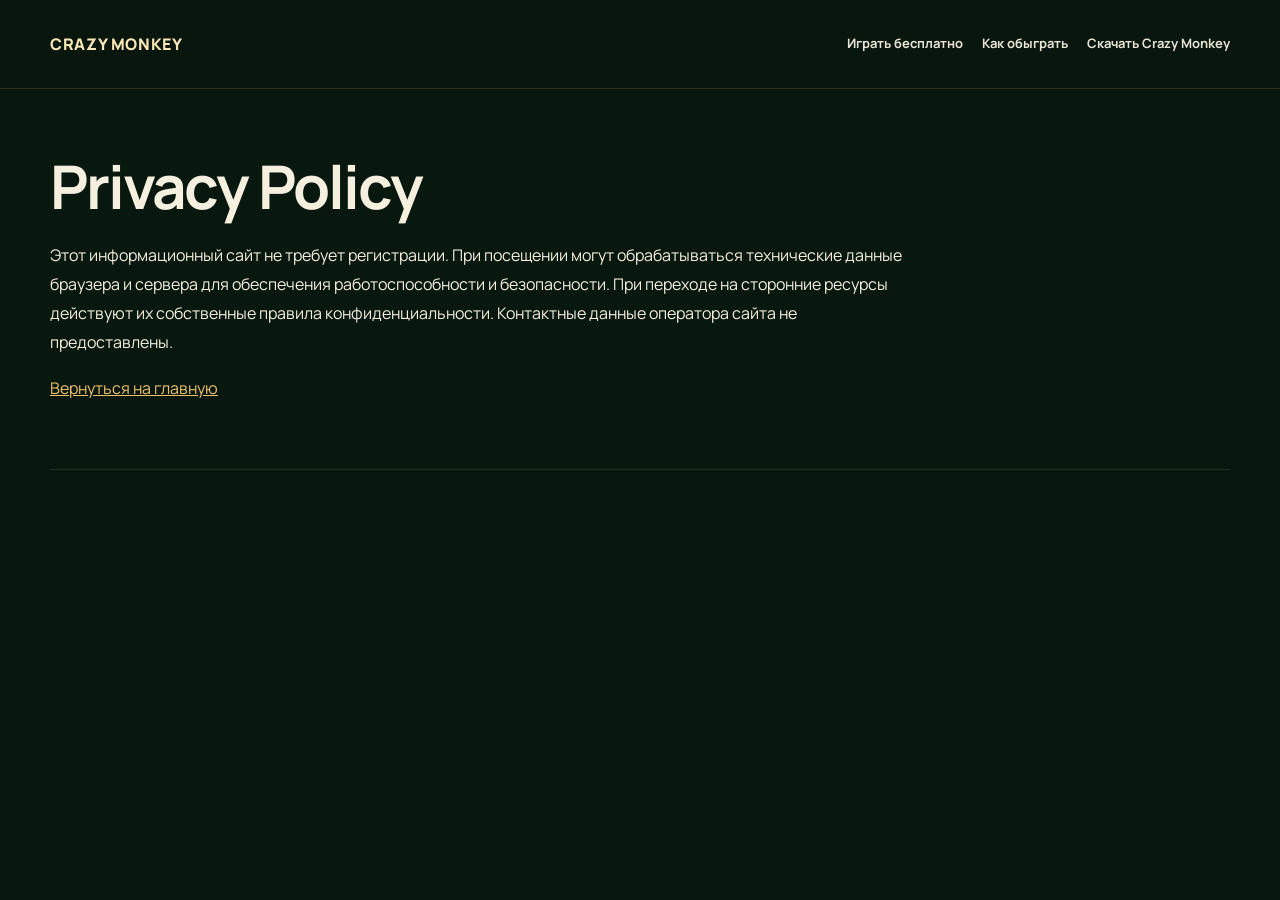
<file: privacy-policy/index.html>
<!doctype html><html lang="ru"><head><meta charset="utf-8"><meta name="viewport" content="width=device-width,initial-scale=1"><title>Privacy Policy — Crazy Monkey</title><link rel="canonical" href="https://endtimesproductions.org/privacy-policy/"><link rel="stylesheet" href="/assets/site.css"><link rel="icon" href="/favicon.png"></head><body><header><div class="wrap head"><a class="brand" href="/">CRAZY MONKEY</a><nav class="nav"><a href="/">Играть бесплатно</a><a href="/kak-obygrat-crazy-monkey/">Как обыграть</a><a href="/crazy-monkey-skachat/">Скачать Crazy Monkey</a></nav></div></header><main class="wrap"><section class="section"><h1>Privacy Policy</h1><p>Этот информационный сайт не требует регистрации. При посещении могут обрабатываться технические данные браузера и сервера для обеспечения работоспособности и безопасности. При переходе на сторонние ресурсы действуют их собственные правила конфиденциальности. Контактные данные оператора сайта не предоставлены.</p><p><a href="/">Вернуться на главную</a></p></section></main></body></html>
</file>
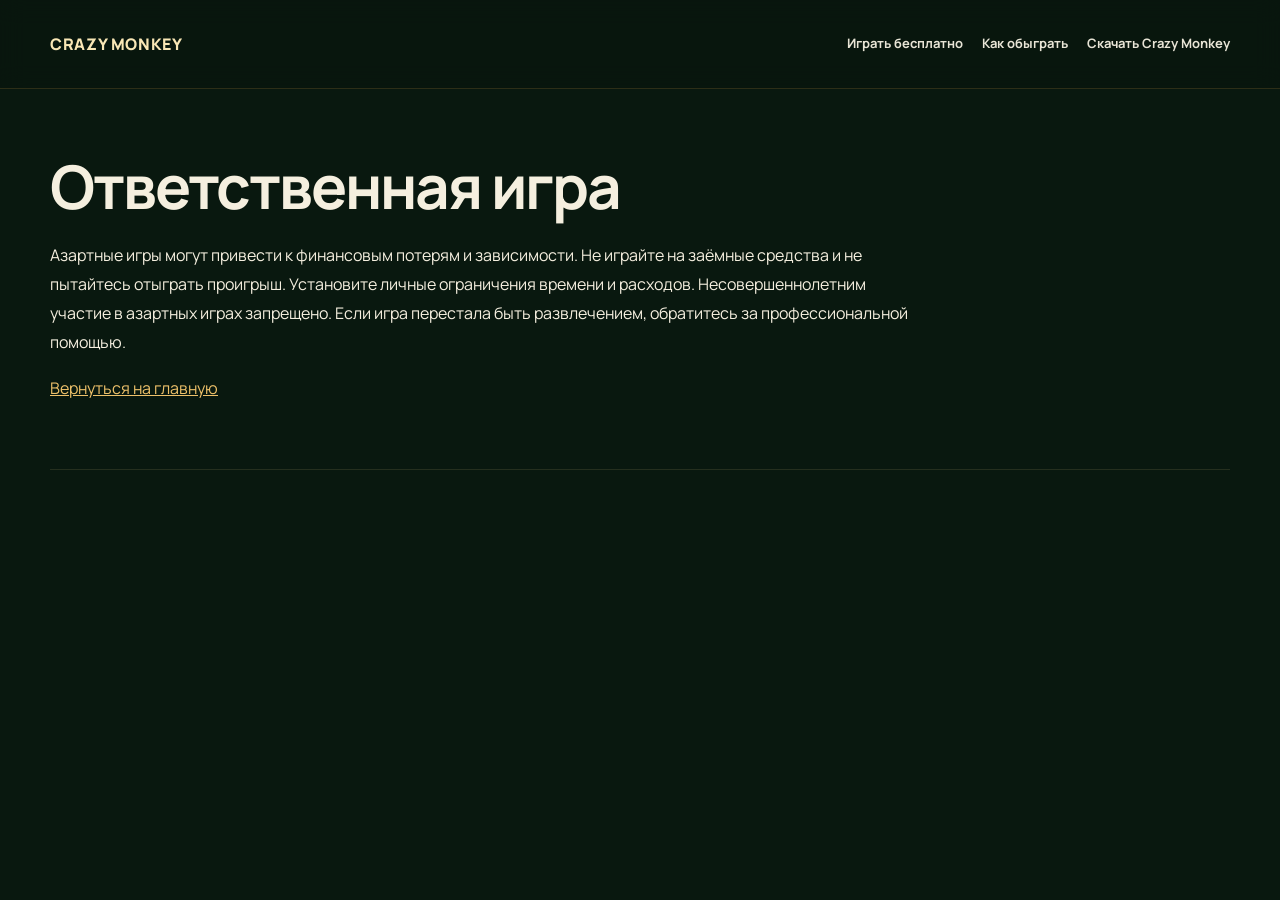
<file: responsible-gaming/index.html>
<!doctype html><html lang="ru"><head><meta charset="utf-8"><meta name="viewport" content="width=device-width,initial-scale=1"><title>Ответственная игра — Crazy Monkey</title><link rel="canonical" href="https://endtimesproductions.org/responsible-gaming/"><link rel="stylesheet" href="/assets/site.css"><link rel="icon" href="/favicon.png"></head><body><header><div class="wrap head"><a class="brand" href="/">CRAZY MONKEY</a><nav class="nav"><a href="/">Играть бесплатно</a><a href="/kak-obygrat-crazy-monkey/">Как обыграть</a><a href="/crazy-monkey-skachat/">Скачать Crazy Monkey</a></nav></div></header><main class="wrap"><section class="section"><h1>Ответственная игра</h1><p>Азартные игры могут привести к финансовым потерям и зависимости. Не играйте на заёмные средства и не пытайтесь отыграть проигрыш. Установите личные ограничения времени и расходов. Несовершеннолетним участие в азартных играх запрещено. Если игра перестала быть развлечением, обратитесь за профессиональной помощью.</p><p><a href="/">Вернуться на главную</a></p></section></main></body></html>
</file>
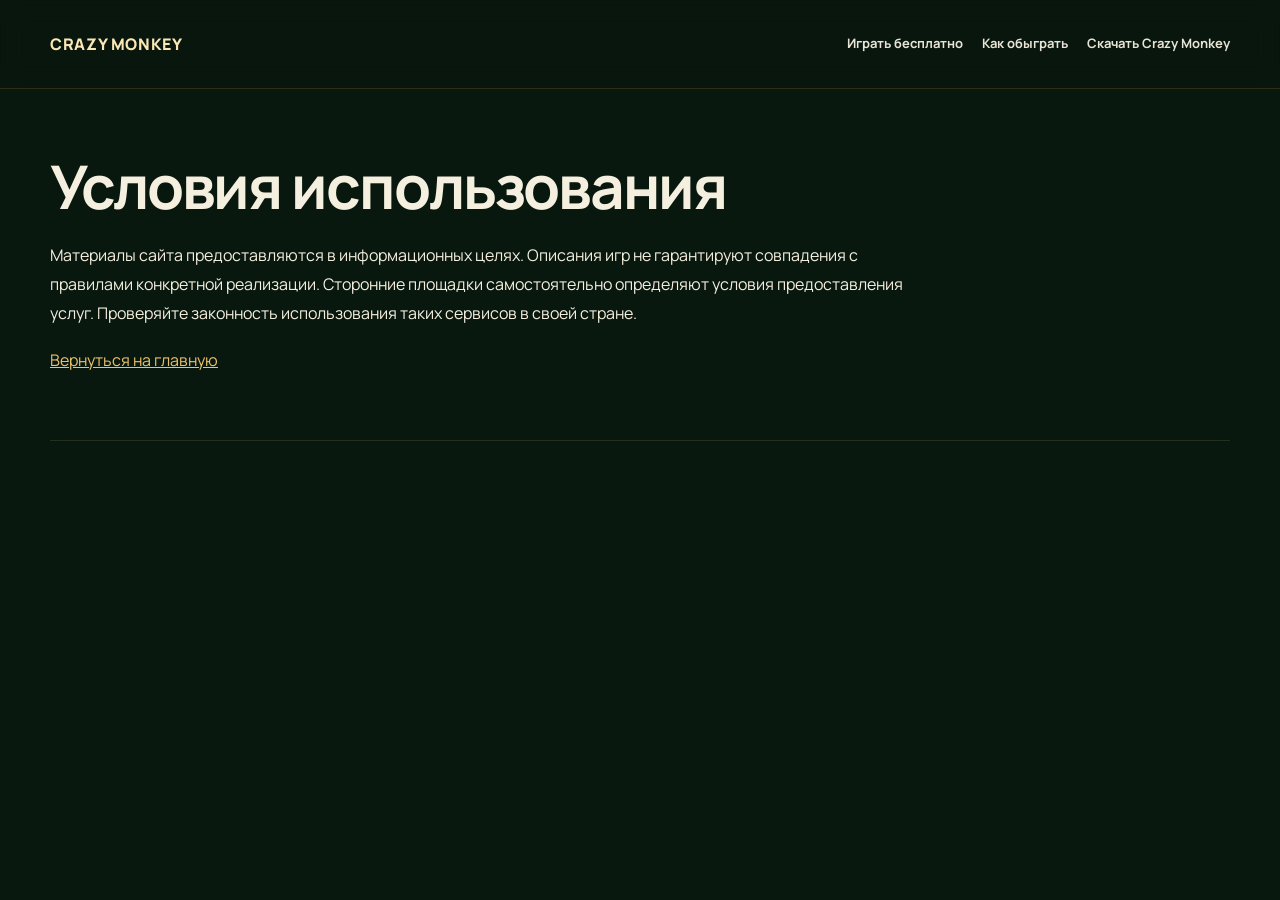
<file: terms/index.html>
<!doctype html><html lang="ru"><head><meta charset="utf-8"><meta name="viewport" content="width=device-width,initial-scale=1"><title>Условия использования — Crazy Monkey</title><link rel="canonical" href="https://endtimesproductions.org/terms/"><link rel="stylesheet" href="/assets/site.css"><link rel="icon" href="/favicon.png"></head><body><header><div class="wrap head"><a class="brand" href="/">CRAZY MONKEY</a><nav class="nav"><a href="/">Играть бесплатно</a><a href="/kak-obygrat-crazy-monkey/">Как обыграть</a><a href="/crazy-monkey-skachat/">Скачать Crazy Monkey</a></nav></div></header><main class="wrap"><section class="section"><h1>Условия использования</h1><p>Материалы сайта предоставляются в информационных целях. Описания игр не гарантируют совпадения с правилами конкретной реализации. Сторонние площадки самостоятельно определяют условия предоставления услуг. Проверяйте законность использования таких сервисов в своей стране.</p><p><a href="/">Вернуться на главную</a></p></section></main></body></html>
</file>
<file: assets/site.css>
@import url('https://fonts.googleapis.com/css2?family=Manrope:wght@400;500;600;700;800&display=swap');:root{color-scheme:dark;--bg:#09180f;--surface:#11281b;--gold:#eec16a;--text:#f5efdf;--muted:#b5c6b7}*{box-sizing:border-box}html{scroll-behavior:smooth;scroll-padding-top:125px}body{margin:0;background:var(--bg);color:var(--text);font:16px/1.8 Manrope,Arial,sans-serif}a{color:var(--gold)}.wrap{width:min(1180px,calc(100% - 36px));margin:auto}header{position:sticky;top:0;z-index:30;background:#09160ef5;border-bottom:1px solid #a17a353e;backdrop-filter:blur(12px)}.head{display:flex;align-items:center;gap:25px;justify-content:space-between;min-height:88px}.brand{display:flex;align-items:center;gap:12px;text-decoration:none;color:#f9e7b5;font-weight:800;letter-spacing:.04em}.brand img{width:59px;height:59px;object-fit:contain}.nav{display:flex;gap:19px;flex-wrap:wrap}.nav a{text-decoration:none;color:#e8e5d6;font-size:13px;font-weight:700}.nav a:hover{color:var(--gold)}.hero{position:relative;min-height:470px;background:linear-gradient(90deg,#06170eea 2%,#06170e90 48%,#06170e10 100%),url('/assets/images/hero.webp') center 44%/cover;border-bottom:1px solid #b18a4545;display:flex;align-items:center}.hero .wrap{padding:75px 0}.eyebrow{text-transform:uppercase;color:var(--gold);font-weight:800;letter-spacing:.2em;font-size:12px}h1{font-size:clamp(32px,4.7vw,62px);line-height:1.15;max-width:850px;letter-spacing:-.035em;margin:15px 0 20px;text-wrap:balance}h2{font-size:clamp(24px,3vw,34px);line-height:1.3;margin:0 0 18px;color:#f6d48a}h3{font-size:20px;margin:28px 0 12px;color:#f6dfae}p{margin:0 0 18px}main{padding-bottom:75px}.lead{max-width:760px;font-size:18px;color:#e7e6d9}.cta-btn{display:inline-block;background:linear-gradient(135deg,#ffe19b,#d99a38);border:1px solid #fff2b0;color:#142011;text-decoration:none;padding:13px 24px;border-radius:8px;font-weight:800;box-shadow:0 7px 24px #0008}.section{padding:48px 0;border-bottom:1px solid #c7b27525}.section p,.section ul,.section ol{max-width:870px}.section ul,.section ol{padding-left:25px}.section li{margin-bottom:9px}.intro-grid{display:grid;grid-template-columns:1.3fr .7fr;gap:32px;align-items:center}.intro-grid img{width:100%;border-radius:14px}.toc{padding:25px 30px;border:1px solid #ad8a4d70;background:#10291a;border-radius:14px;margin:40px 0}.toc strong{color:var(--gold)}.toc ol{columns:2;padding-left:22px}.toc a{text-decoration:none;color:#e5eddf}.toc li{break-inside:avoid}.table-scroll{overflow-x:auto;border:1px solid #7b6b426b;border-radius:12px;margin:20px 0 28px}table{border-collapse:collapse;width:100%;min-width:520px;font-size:14px}td,th{padding:12px 16px;text-align:left;border-bottom:1px solid #ffffff1a}tr:first-child{background:#29422a;color:#ffe6ac;font-weight:800}tr:nth-child(even){background:#14291c}.media{display:block;width:100%;max-height:450px;object-fit:cover;border-radius:16px;margin:26px 0;box-shadow:0 16px 35px #0005}.promo{margin:40px 0;background:linear-gradient(90deg,#082316ed,#082316a0),url('/assets/images/cta.webp') center/cover;border:1px solid #b38c49;border-radius:18px;padding:42px}.promo h2{max-width:550px}.demo{background:#12291b;border:1px solid #ba995e75;border-radius:18px;padding:24px;margin:35px 0}.demo-grid{display:grid;grid-template-columns:1.35fr .65fr;align-items:center;gap:28px}.demo img{width:100%;border-radius:12px}.demo small{color:var(--muted)}.faq-item{border-bottom:1px solid #d3b77733;padding:18px 0}.faq-item h3{margin:0 0 9px}footer{background:#06110b;border-top:1px solid #b68a4a50;padding:38px 0;color:#bdc5b9;font-size:13px}.footlinks{display:flex;flex-wrap:wrap;gap:16px;margin:15px 0}.footlinks a{color:#e4c989}.responsible{font-size:12px;max-width:900px;color:#aab9a9}.article-links{display:flex;gap:14px;flex-wrap:wrap;margin:25px 0}.article-links a{border:1px solid #a98d5470;padding:9px 15px;border-radius:8px;text-decoration:none}.notice{padding:16px;border-left:3px solid var(--gold);background:#173322;margin:20px 0}@media(max-width:760px){.head{display:block;padding:8px 0}.brand img{width:43px;height:43px}.nav{flex-wrap:nowrap;overflow-x:auto;padding:8px 0 12px;white-space:nowrap;gap:18px}.nav a{font-size:12px}.hero{min-height:410px;background-position:35% center}.hero .wrap{padding:54px 0}.intro-grid,.demo-grid{grid-template-columns:1fr}.toc ol{columns:1}.section{padding:34px 0}.promo{padding:25px}.lead{font-size:16px}}
/* Symbol payout table */
.symbol-thumb{display:inline-block;width:70px;height:66px;object-fit:contain;vertical-align:middle;margin-right:12px;border-radius:9px;background:#163c29}.symbol-placeholder{display:inline-flex;width:70px;height:66px;align-items:center;justify-content:center;vertical-align:middle;margin-right:12px;border-radius:9px;background:#163c29;color:#f5c66a;font-size:38px}.table-scroll td:first-child{min-width:185px}@media(max-width:600px){.symbol-thumb,.symbol-placeholder{width:48px;height:48px;margin-right:7px}.symbol-placeholder{font-size:27px}}
.demo-stage{padding:12px;background:#08180f;border-color:#6d5931}.demo-machine{position:relative;max-width:1100px;margin:auto;overflow:hidden;border-radius:12px}.demo-machine>img{width:100%;display:block;border-radius:0}.demo-shade{position:absolute;inset:0;background:rgba(0,0,0,.65);display:flex;align-items:center;justify-content:center}.demo-actions{display:flex;flex-direction:column;align-items:center;gap:22px}.demo-label{font-weight:800;letter-spacing:.15em;color:#f2d08b;font-size:clamp(14px,2vw,24px)}.demo-actions .cta-btn{background:#d40946;color:white;border:0;padding:16px 30px}.symbol-thumb{object-fit:contain}
/* Refined game and referral areas */
.demo-stage{padding:14px;background:#08130d;border:1px solid #806a3e;border-radius:18px;box-shadow:0 22px 60px #0007}.demo-machine{aspect-ratio:16/9;background:#0b140d}.demo-machine>img{height:100%;object-fit:cover;object-position:center}.demo-shade{background:linear-gradient(180deg,#0008,#000a);backdrop-filter:blur(1.5px)}.demo-actions{gap:14px}.demo-action{display:block;min-width:220px;text-align:center;text-decoration:none;font-size:18px;font-weight:800;padding:15px 28px;border-radius:8px;transition:transform .2s,filter .2s}.demo-action:hover{transform:translateY(-2px);filter:brightness(1.1)}.demo-play{color:white;border:1px solid #fff9;background:#ffffff18;box-shadow:0 4px 20px #0008}.demo-casino{background:linear-gradient(#e61755,#ad0739);color:white;box-shadow:0 8px 22px #0009}.promo{position:relative;overflow:hidden;padding:48px;background:linear-gradient(90deg,#061c12f7 0%,#082216db 52%,#071c1180 100%),url('/assets/images/cta.webp') center/cover;box-shadow:0 20px 40px #0005}.promo h2{color:#ffe0a0}.promo p{max-width:520px;color:#e7eadc}.promo .cta-btn{margin-top:8px}.symbol-thumb{object-fit:cover;object-position:center}@media(max-width:600px){.demo-stage{padding:7px}.demo-machine{aspect-ratio:4/3}.demo-machine>img{object-fit:cover}.demo-action{font-size:15px;min-width:170px;padding:11px 18px}.demo-actions{gap:12px}.promo{padding:30px 23px}}
</file>
